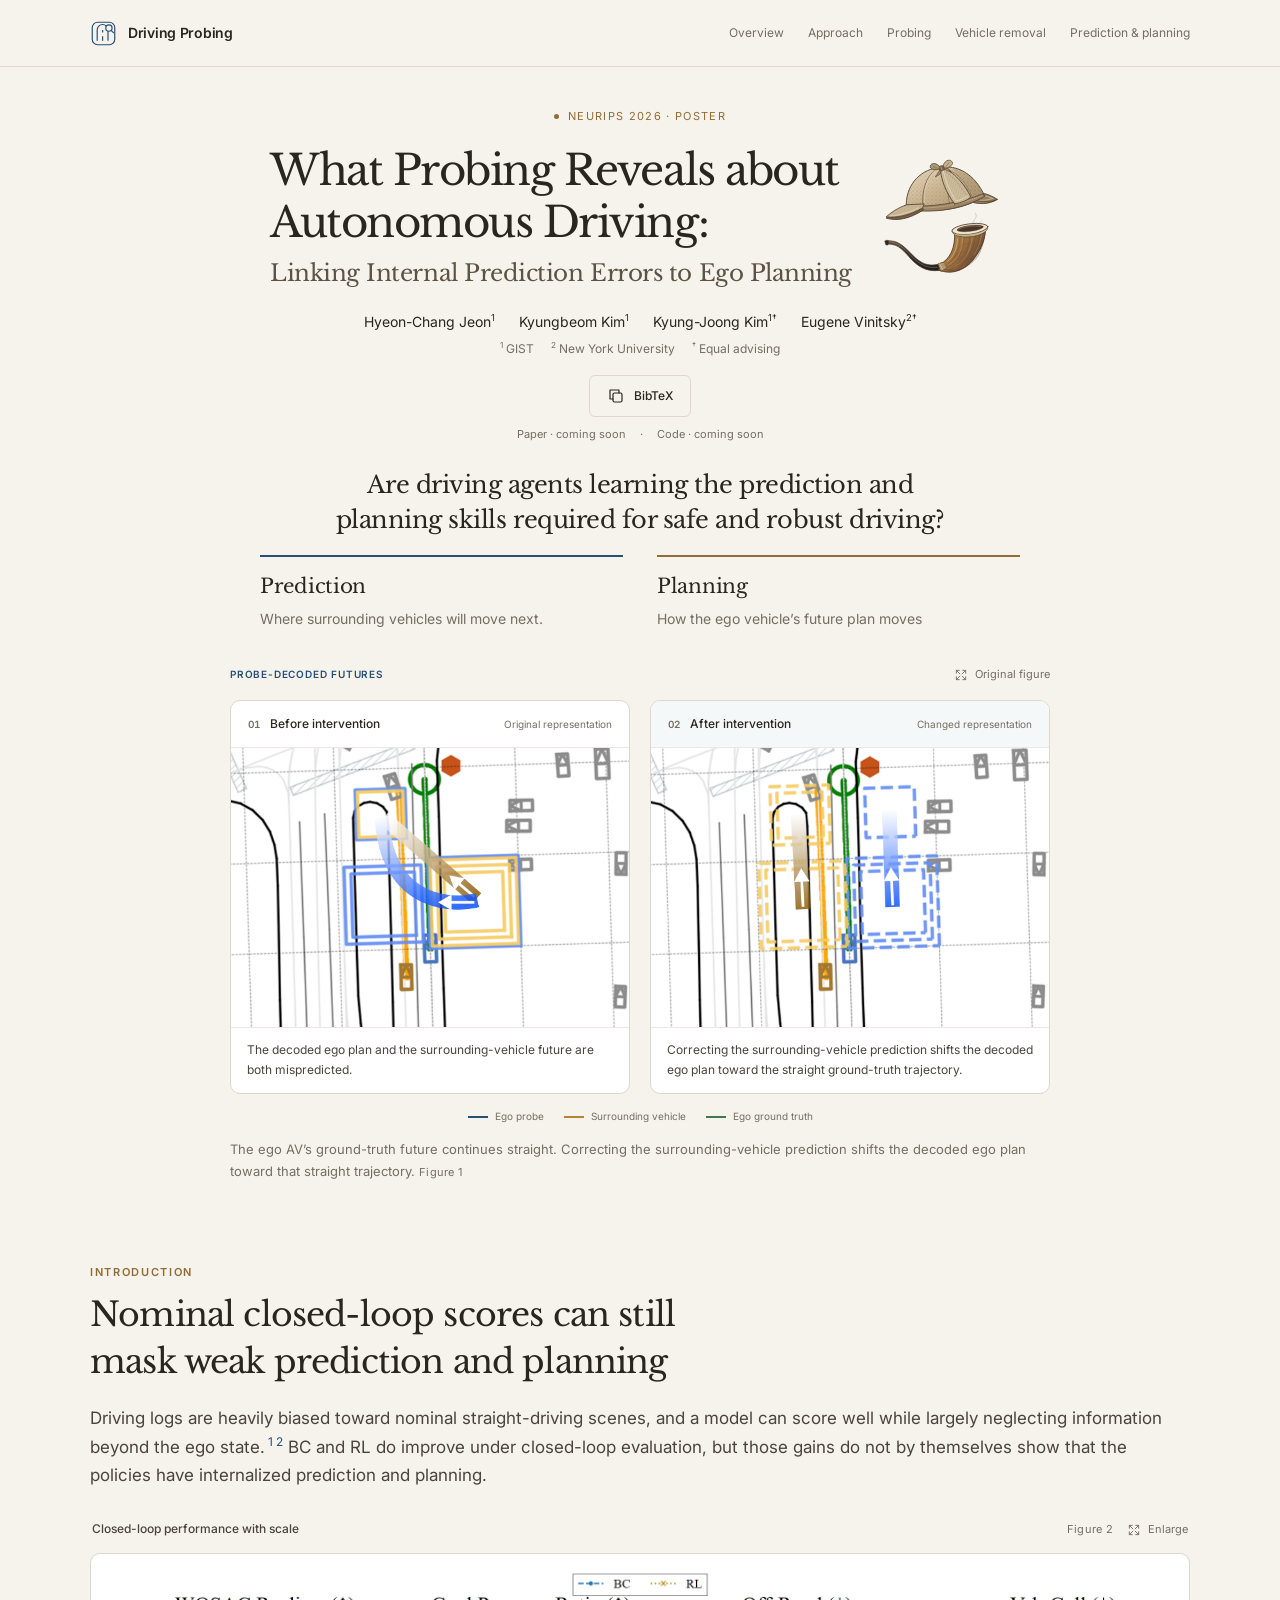
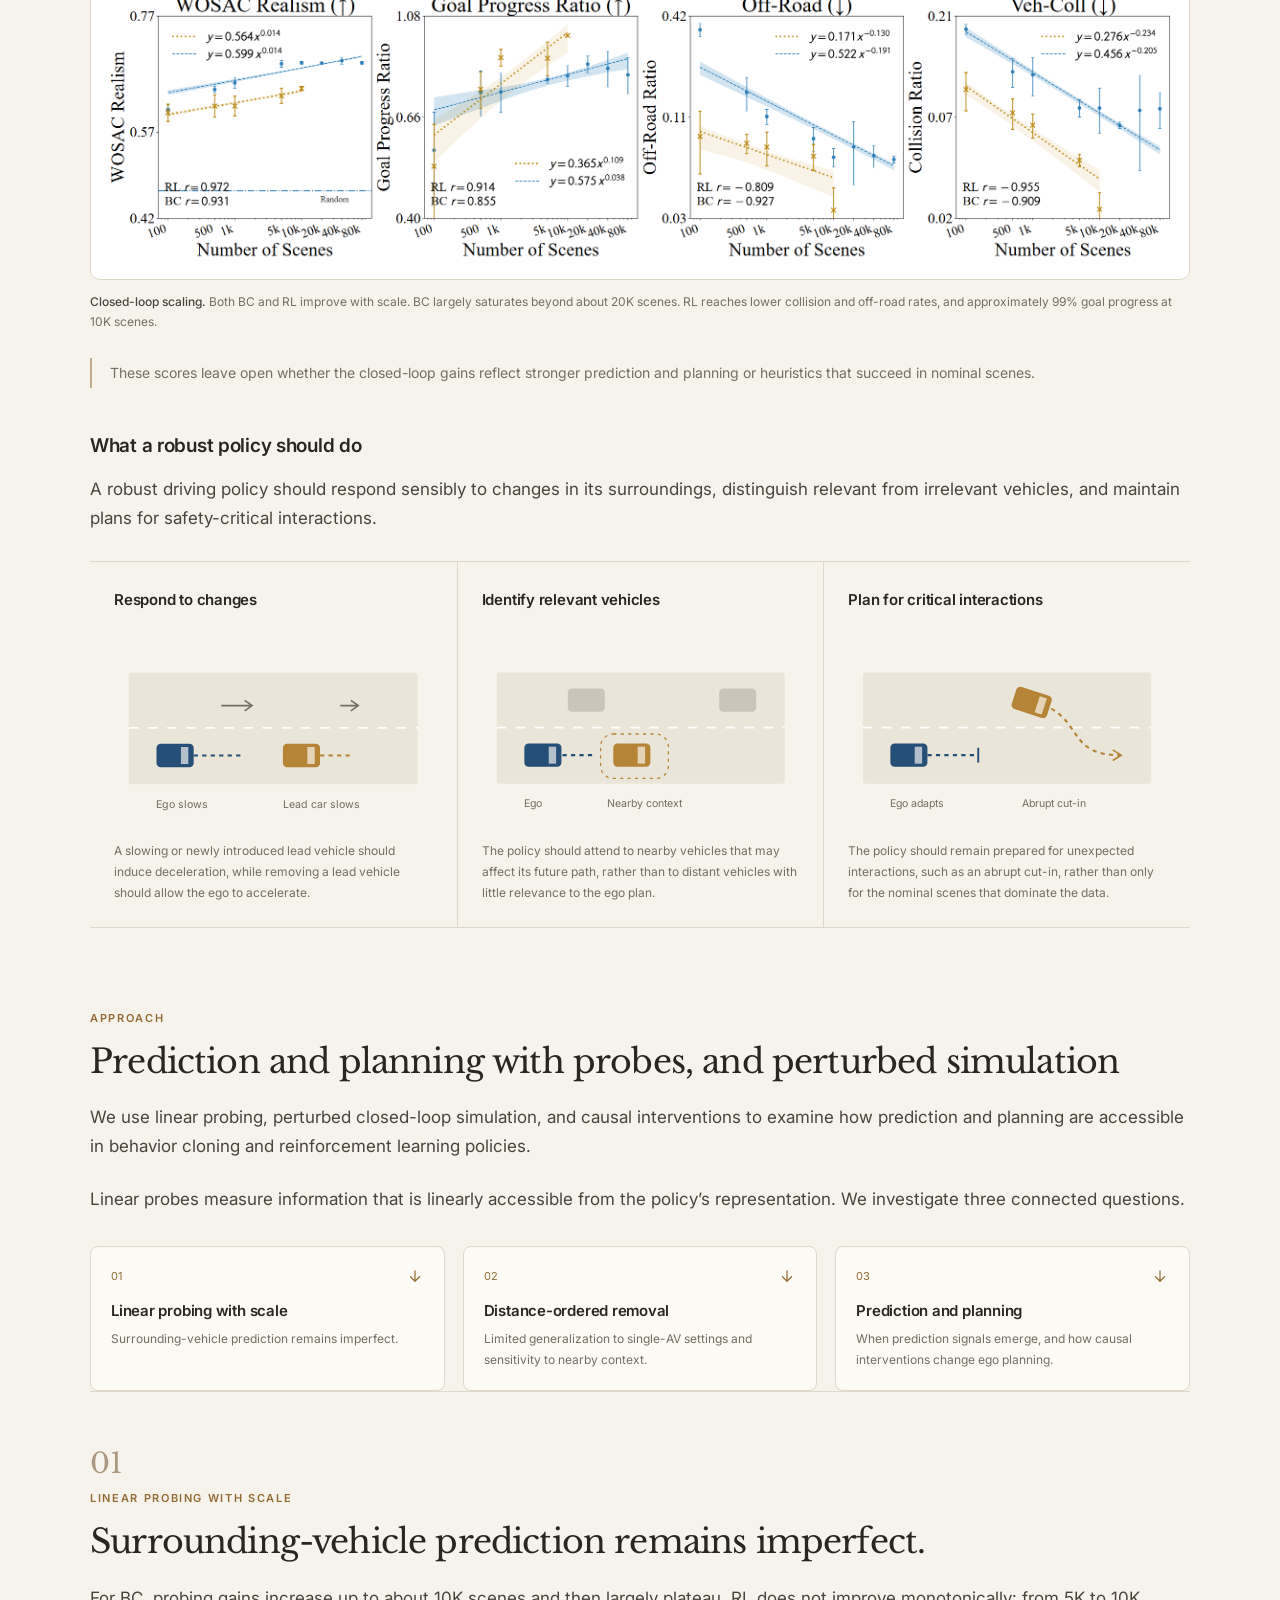
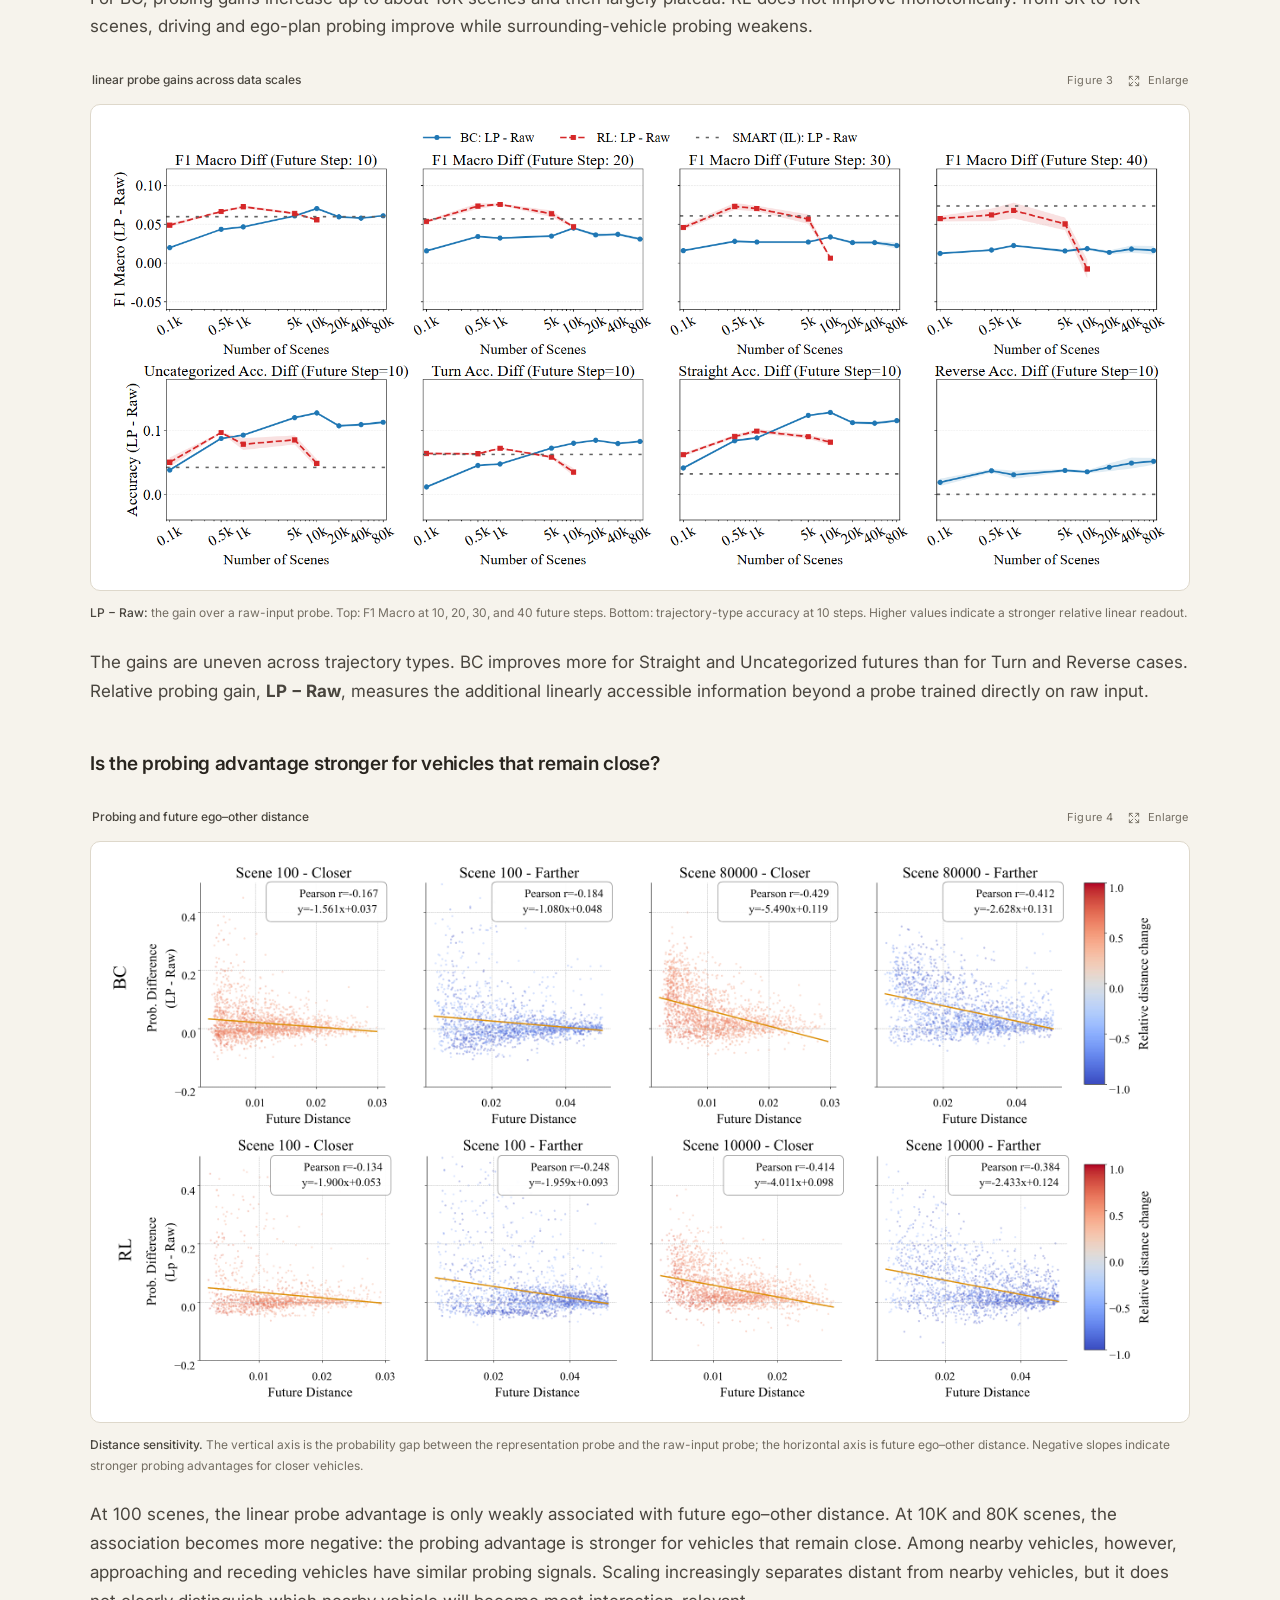
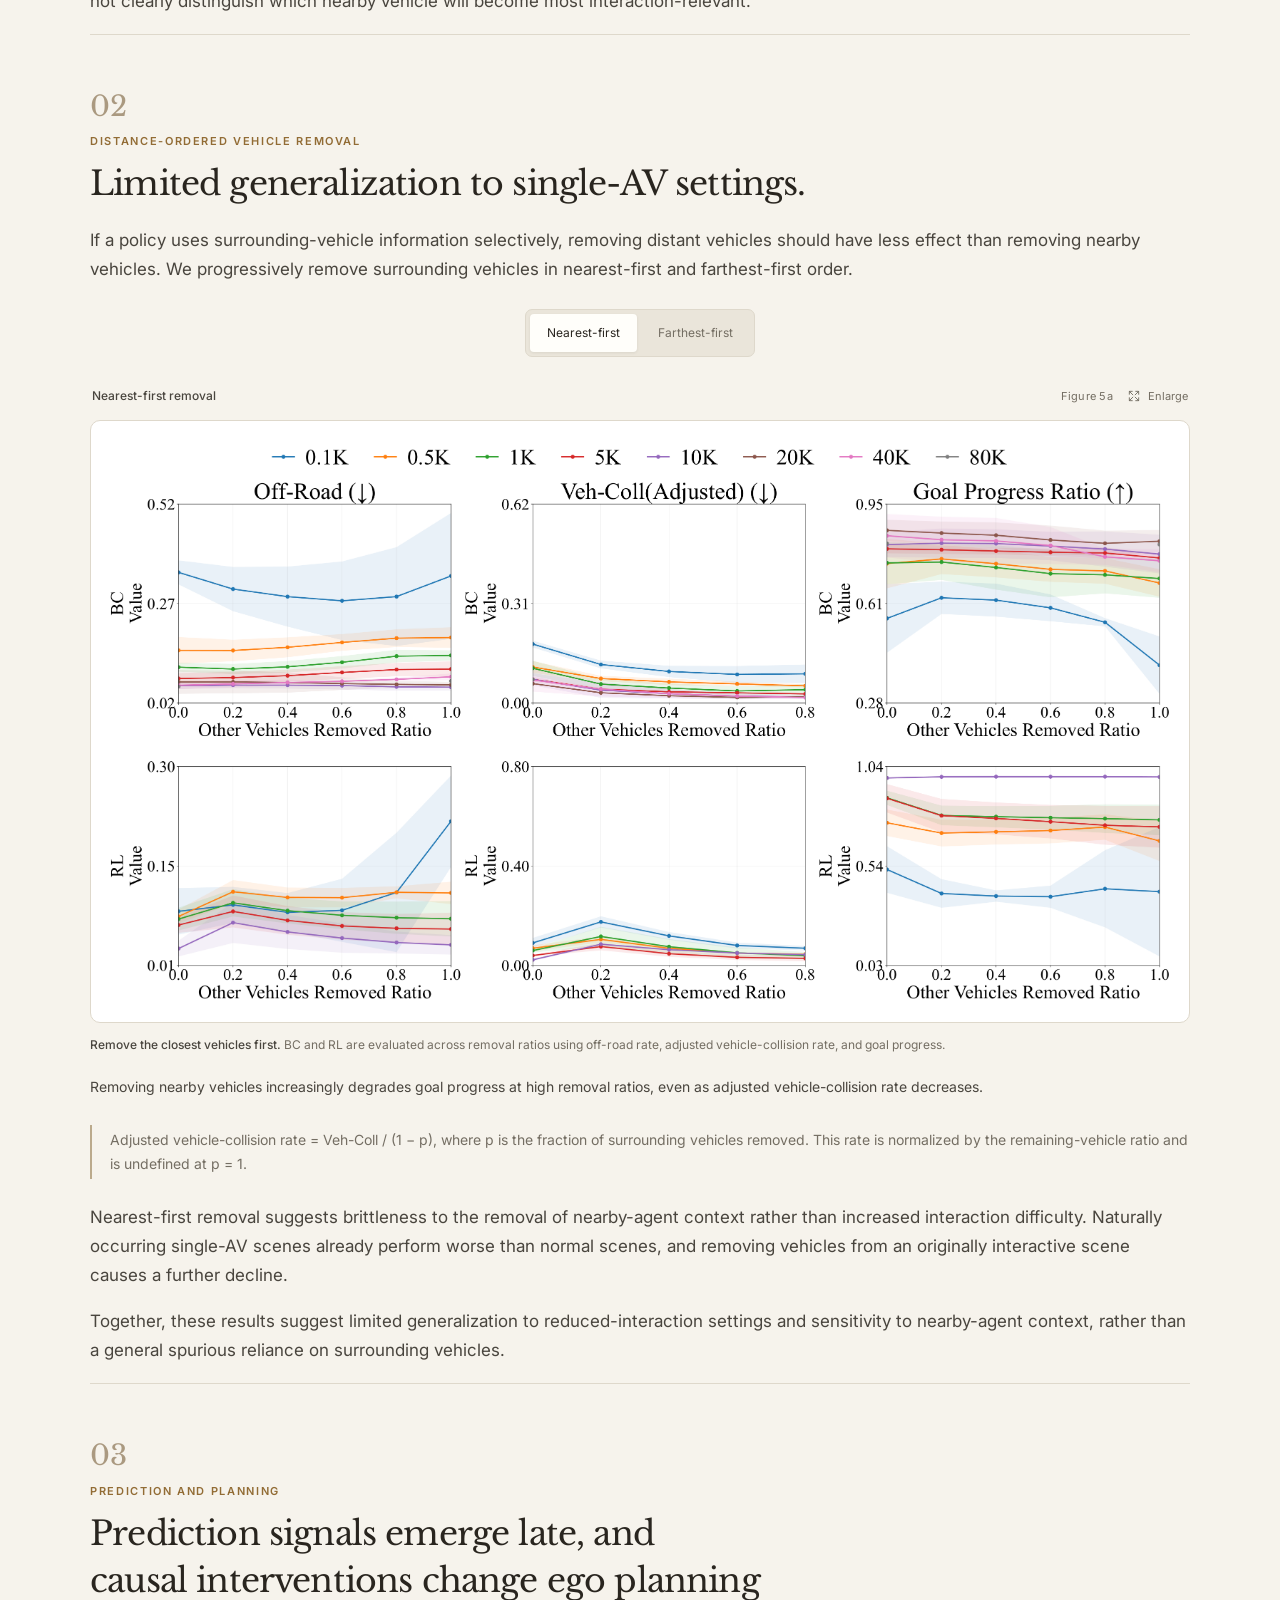
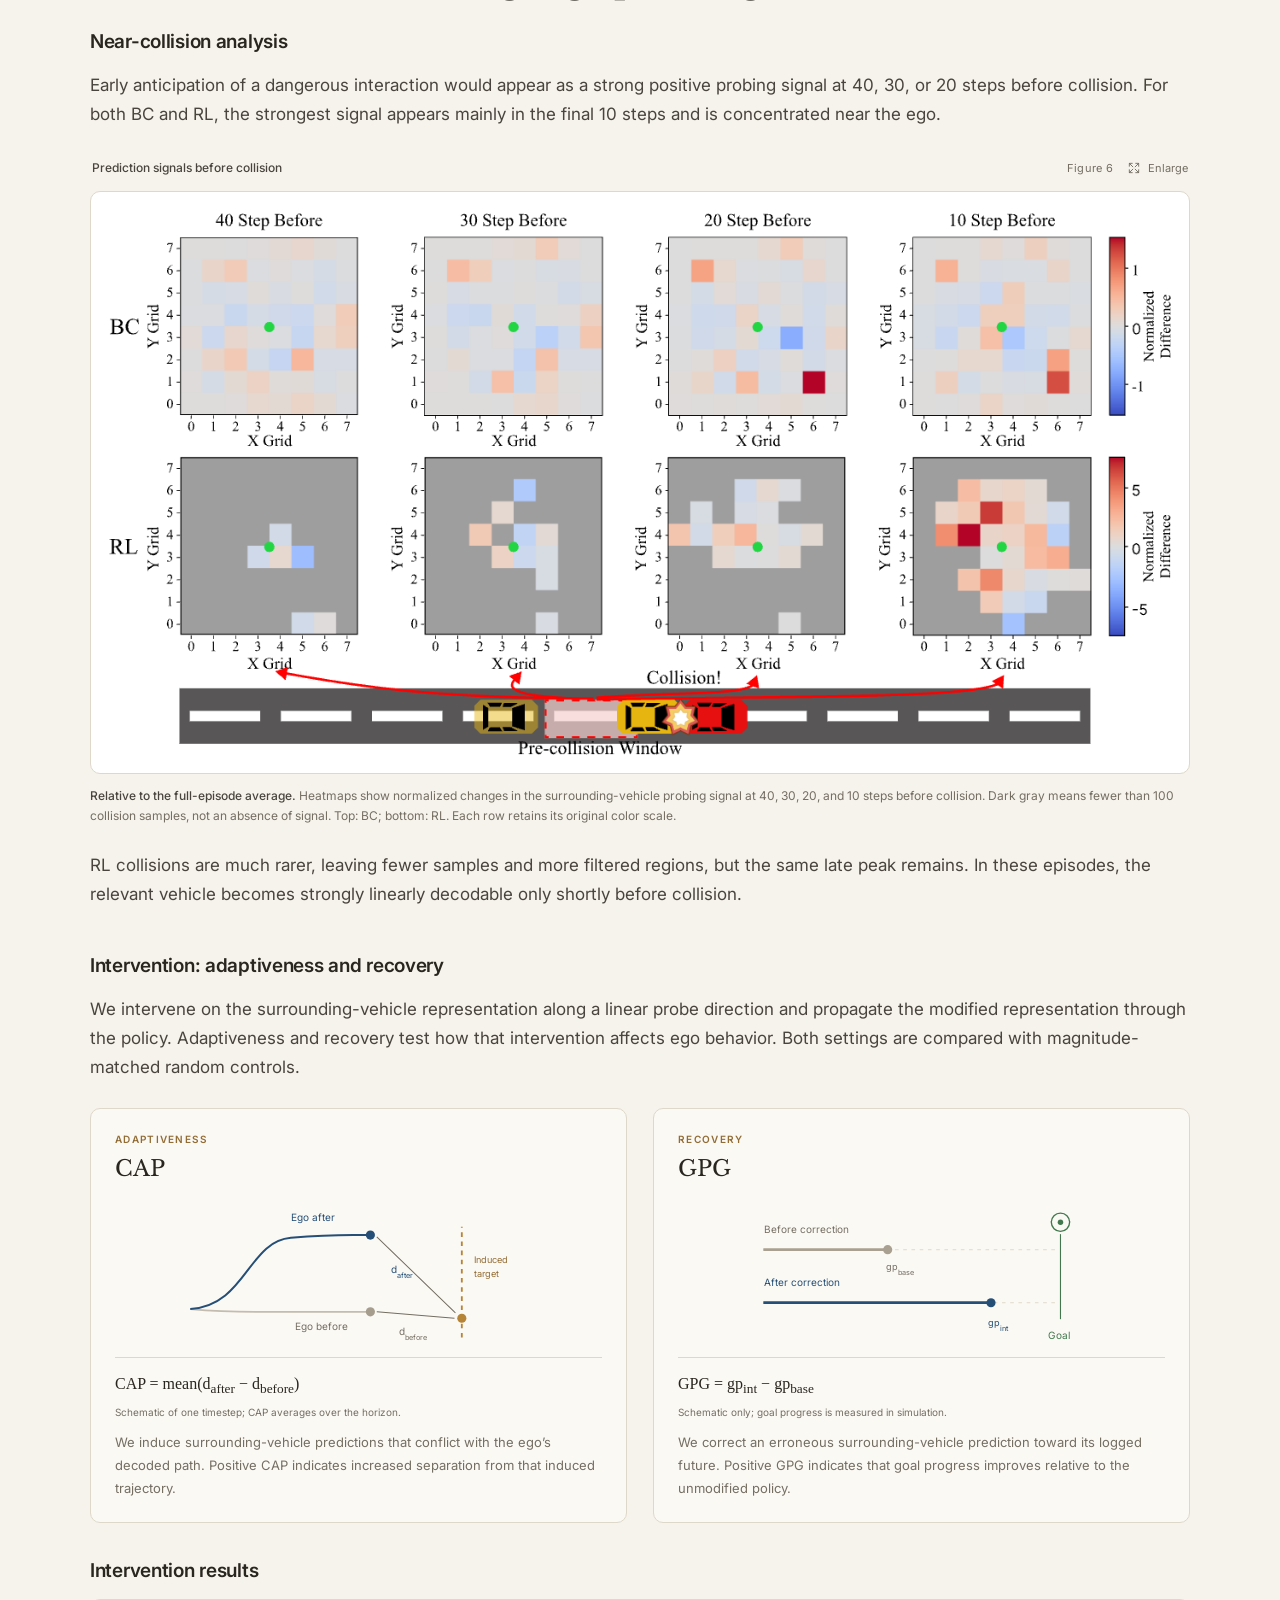
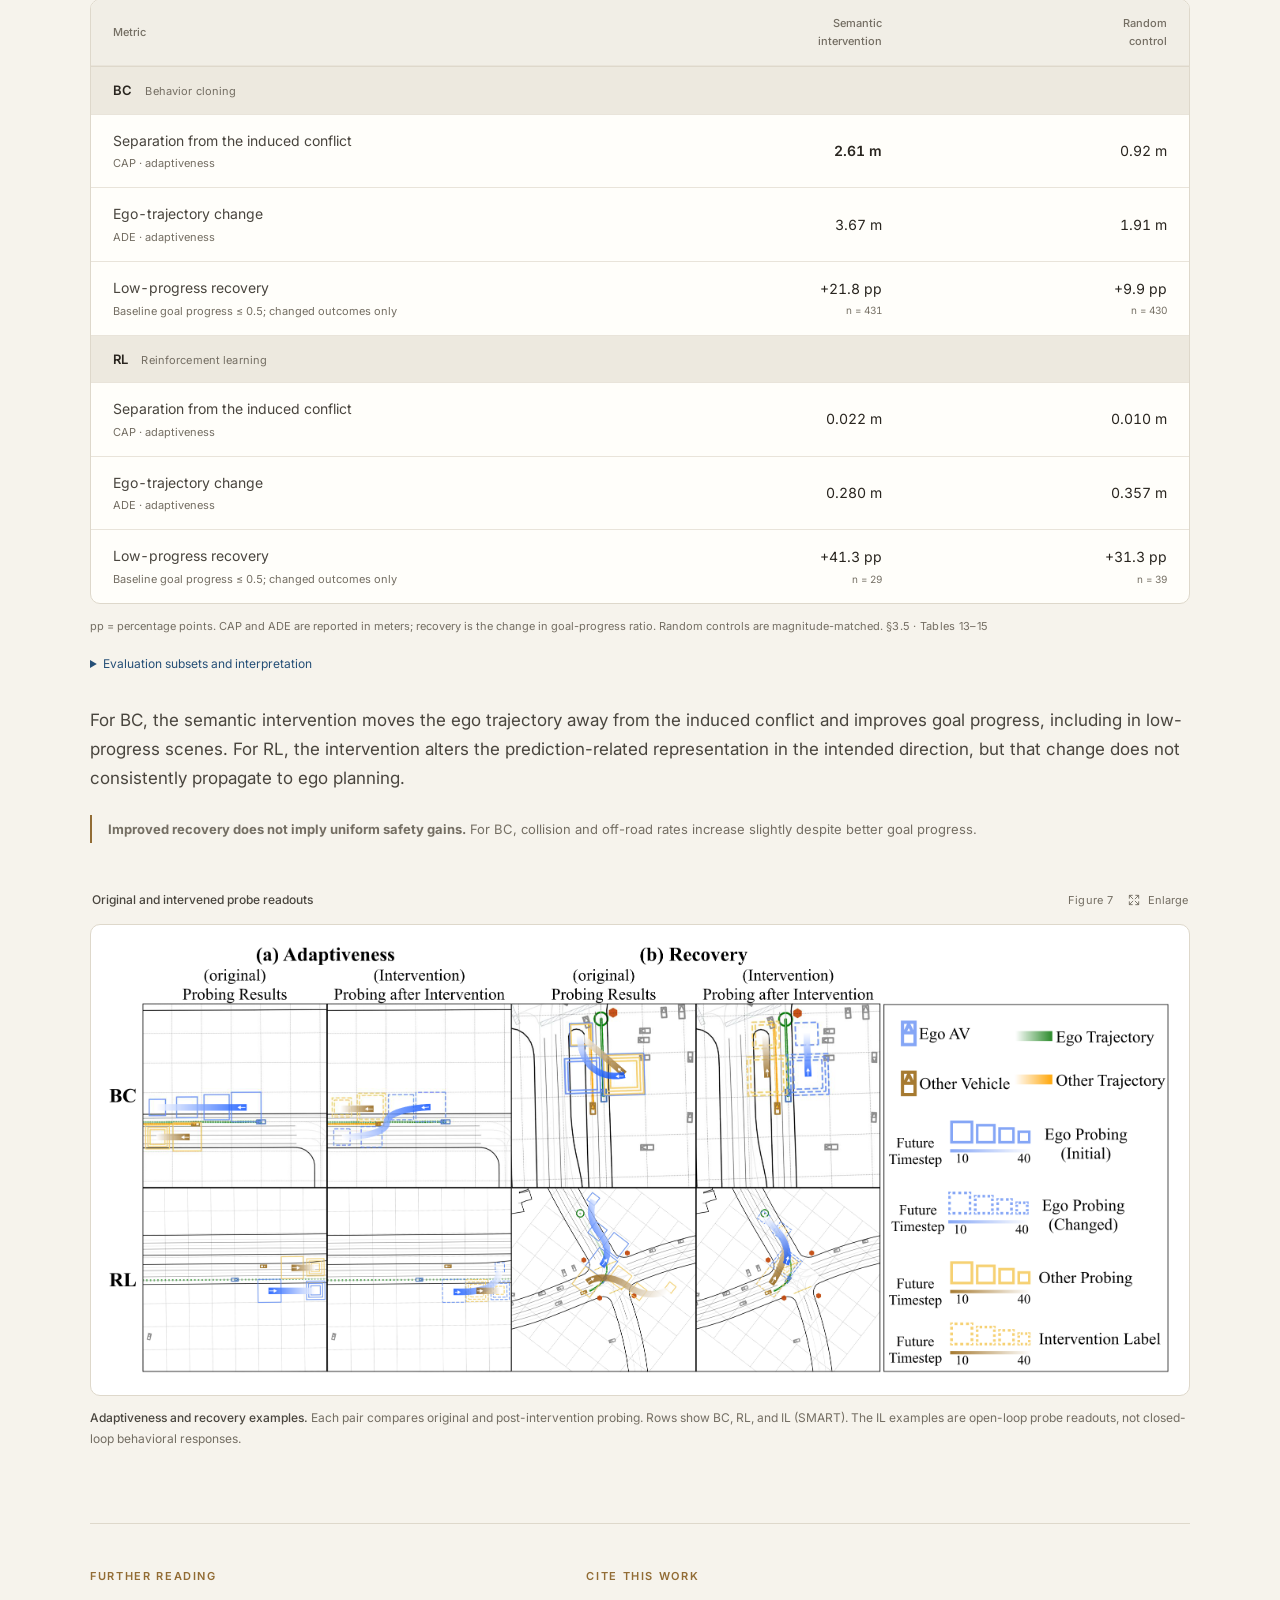
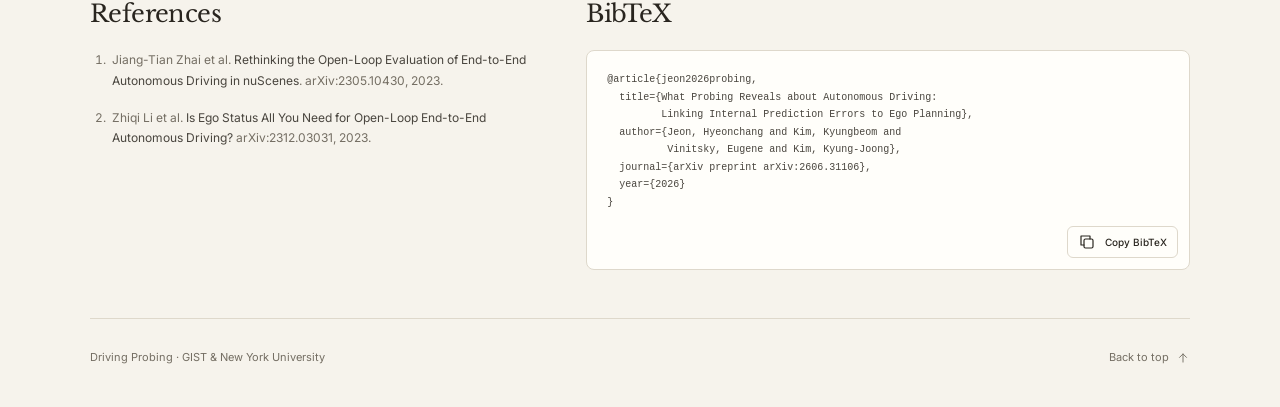
<file: DrivingProbing/index.html>
<!doctype html>
<html lang="en">
<head>
  <meta charset="utf-8">
  <meta name="viewport" content="width=device-width, initial-scale=1">
  <meta name="theme-color" content="#f6f3ec">
  <title>What Probing Reveals about Autonomous Driving</title>
  <meta name="description" content="Linking Internal Prediction Errors to Ego Planning. Linear probing, perturbed closed-loop evaluation, and targeted interventions in autonomous driving policies.">
  <meta property="og:type" content="website">
  <meta property="og:title" content="What Probing Reveals about Autonomous Driving">
  <meta property="og:description" content="Linking Internal Prediction Errors to Ego Planning">
  <meta property="og:image" content="https://kevinjeon.github.io/DrivingProbing/images/main.png">
  <meta name="twitter:card" content="summary_large_image">
  <link rel="preconnect" href="https://fonts.googleapis.com">
  <link rel="preconnect" href="https://fonts.gstatic.com" crossorigin>
  <link rel="stylesheet" href="https://fonts.googleapis.com/css2?family=Inter:wght@400;500;600;700&amp;family=Libre+Baskerville:ital,wght@0,400;0,700;1,400&amp;display=swap">
  <!-- CSS and JavaScript are embedded so this file can replace the existing index.html.
       The eight original images/ paths are retained. Two cropped teaser panels are
       embedded below; their pixels are from Figure 1 of the supplied paper. -->
  <style>
/* Driving Probing — self-contained, framework-free project page.
   This stylesheet is embedded in index.html; no build step is required. */
:root {
  --paper:#f6f3ec; --surface:#fffefa; --white:#fff;
  --ink:#29251f; --body:#49453e; --muted:#746e63;
  --line:#ded8cb; --blue:#254f77; --blue-soft:#e9eff4;
  --brass:#926c35; --orange:#b58437; --green:#41784e;
  --serif:'Libre Baskerville',Georgia,'Times New Roman',serif;
  --sans:Inter,'Segoe UI',Arial,sans-serif;
  --wide:1100px; --text:100%; --radius:10px;
}
*,*::before,*::after{box-sizing:border-box}
html{scroll-behavior:smooth;scroll-padding-top:92px}
body{margin:0;background:var(--paper);color:var(--ink);font-family:var(--sans);font-size:17px;line-height:1.7;-webkit-font-smoothing:antialiased}
body.viewer-open{overflow:hidden}
a{color:var(--blue);text-decoration:none;text-underline-offset:4px}
a:hover{text-decoration:underline}
button,a{-webkit-tap-highlight-color:transparent}
button{font:inherit;cursor:pointer}
button:disabled{cursor:default}
button,input{color:inherit}
button:focus-visible,a:focus-visible,summary:focus-visible,[tabindex]:focus-visible{outline:3px solid var(--blue);outline-offset:4px}
img{display:block;max-width:100%;height:auto}
svg{display:block}
[hidden]{display:none!important}
::selection{background:#dce8ed}
.sr-only{position:absolute;width:1px;height:1px;margin:-1px;padding:0;overflow:hidden;clip:rect(0,0,0,0);white-space:nowrap;border:0}
.skip-link{position:fixed;left:16px;top:-70px;z-index:100;background:var(--ink);color:white;padding:10px 18px;border-radius:6px}
.skip-link:focus{top:10px}
.icon{width:18px;height:18px;flex:0 0 auto;fill:none;stroke:currentColor;stroke-width:1.6;stroke-linecap:round;stroke-linejoin:round}
.wrap{width:min(var(--wide),calc(100% - 64px));margin-inline:auto}
.prose{max-width:var(--text);margin-inline:auto}
p{margin:0 0 18px;color:var(--body)}
h1,h2,h3,h4{margin:0;color:var(--ink)}
h2{font-family:var(--serif);font-weight:400;font-size:clamp(27px,2.6vw,34px);line-height:1.4;letter-spacing:-.025em;text-wrap:balance}
h3{font-size:19px;line-height:1.5;font-weight:600;letter-spacing:-.015em}
.eyebrow{display:block;color:var(--brass);font-size:11px;font-weight:600;letter-spacing:.15em;text-transform:uppercase;line-height:1.5;margin-bottom:12px}
.source{color:var(--muted);font-size:11px;letter-spacing:.025em;white-space:nowrap}
.cite{font-size:.7em;vertical-align:super;line-height:0;margin-left:3px}

/* Navigation */
.bar{position:sticky;z-index:20;top:0;background:rgba(246,243,236,.96);border-bottom:1px solid var(--line);backdrop-filter:blur(12px)}
.bar-inner{height:66px;display:flex;align-items:center;justify-content:space-between;gap:28px}
.mark{display:flex;align-items:center;gap:11px;color:var(--ink);font-size:14px;font-weight:600;letter-spacing:-.02em;white-space:nowrap}
.mark:hover{text-decoration:none}
.mark-symbol{width:27px;height:27px;color:var(--blue);stroke:currentColor;fill:none;stroke-width:1.3}
.bar-nav{display:flex;align-items:center;gap:24px}
.bar-nav a{font-size:12px;color:var(--muted);line-height:66px;position:relative;white-space:nowrap}
.bar-nav a:hover,.bar-nav a[aria-current]{color:var(--ink);text-decoration:none}
.bar-nav a[aria-current]::after{content:'';position:absolute;bottom:-1px;left:0;right:0;height:2px;background:var(--blue)}
.menu-toggle{display:none;align-items:center;gap:7px;background:transparent;border:1px solid var(--line);border-radius:6px;padding:8px 10px;font-size:12px}
.progress{position:absolute;left:0;bottom:-1px;height:2px;background:var(--brass);width:0;pointer-events:none;opacity:.7}

/* Hero: publication information first, then the research question and evidence. */
.hero{padding:32px 0 0;text-align:center}
.venue{display:inline-flex;align-items:center;gap:9px;font-size:11px;letter-spacing:.12em;text-transform:uppercase;color:var(--brass);margin:0 0 18px}
.venue::before{content:'';width:5px;height:5px;border-radius:50%;background:currentColor}
.title-row{display:flex;align-items:center;justify-content:center;gap:22px}
h1{max-width:none;margin:0;font-family:var(--serif);font-size:clamp(30px,3.45vw,42px);line-height:1.24;letter-spacing:-.035em;font-weight:400;text-wrap:balance;text-align:left}
.holmes{width:118px;height:auto;flex:0 0 auto;color:#3a3128}
.title-line{display:block}
.subtitle{display:block;margin-top:8px;font-size:clamp(19px,2vw,23px);line-height:1.5;letter-spacing:-.02em;color:#5c5345}
.authors{display:flex;flex-wrap:wrap;justify-content:center;gap:8px 24px;margin:18px 0 5px;padding:0;list-style:none;font-size:14px;line-height:1.8}
.authors a{color:var(--ink)}
sup{font-size:.68em;line-height:0;vertical-align:super}
.affil{display:flex;flex-wrap:wrap;justify-content:center;gap:3px 17px;font-size:12px;color:var(--muted);margin-bottom:0}
.actions{display:flex;flex-wrap:wrap;align-items:center;justify-content:center;gap:10px;margin:16px 0 0}
.btn{display:inline-flex;align-items:center;justify-content:center;gap:9px;padding:10px 17px;min-height:42px;border:1px solid var(--line);border-radius:6px;background:transparent;color:var(--ink);font-size:12px;font-weight:500;line-height:1.5;transition:background .15s,border-color .15s}
.btn:hover{text-decoration:none;background:var(--surface);border-color:#aea596}
.btn-primary{background:var(--blue);border-color:var(--blue);color:#fff}
.btn-primary:hover{background:#1e405f;border-color:#1e405f}
.pending{display:flex;gap:14px;align-items:center;justify-content:center;margin:8px 0 0;color:var(--muted);font-size:11px}
.pending span+span::before{content:'·';margin-right:14px}
.hero-question{max-width:none;margin:24px auto 18px;font-family:var(--serif);font-size:clamp(20px,2.1vw,24px);line-height:1.45;font-weight:400;letter-spacing:-.02em;color:var(--ink);text-wrap:balance}
.teaser{max-width:820px;margin:0 auto;text-align:left}
.teaser-meta{display:flex;align-items:center;justify-content:space-between;gap:16px;margin-bottom:12px}
.readout-tag{font-size:10px;font-weight:600;letter-spacing:.08em;text-transform:uppercase;color:var(--blue)}
.text-action{display:inline-flex;align-items:center;gap:7px;background:none;border:0;padding:4px 0;color:var(--muted);font-size:11px;white-space:nowrap}
.text-action:hover{color:var(--blue);text-decoration:none}
.text-action .icon{width:14px;height:14px}
.teaser-grid{display:grid;grid-template-columns:1fr 1fr;gap:20px}
.scene-panel{background:var(--white);border:1px solid var(--line);border-radius:var(--radius);overflow:hidden}
.scene-heading{display:flex;align-items:center;gap:10px;padding:13px 17px;font-size:12px;font-weight:500;border-bottom:1px solid #ece8df}
.scene-heading .order{font-size:10px;font-weight:600;color:var(--muted);font-variant-numeric:tabular-nums}
.scene-heading .scene-state{margin-left:auto;font-size:10px;font-weight:400;color:var(--muted)}
.scene-panel:last-child .scene-heading{background:#f5f8f8}
.scene-panel img{width:100%;aspect-ratio:124/87;object-fit:contain}
.scene-note{padding:12px 16px 13px;font-size:12px;line-height:1.65;border-top:1px solid #ece8df;color:var(--body);margin:0}
.legend{display:flex;justify-content:center;flex-wrap:wrap;gap:7px 20px;margin:14px 0;color:var(--muted);font-size:10px}
.legend span{display:inline-flex;align-items:center;gap:7px}
.legend-line{width:20px;height:2px;background:var(--blue);display:inline-block}
.legend-line.orange{background:var(--orange)}
.legend-line.green{background:var(--green)}
.teaser-caption{max-width:none;font-size:13px;line-height:1.65;margin:0;color:var(--muted);text-align:left}

/* Reading structure */
.block{padding-top:82px;scroll-margin-top:90px}
.block+.block{margin-top:0}
.section-heading{max-width:var(--text);margin:0 auto 24px}
.section-heading p:last-child{margin-bottom:0}
.section-heading h2+p{margin-top:18px}
.section-numbered{position:relative}
.section-number{position:static;display:block;margin:0 0 8px;font-family:var(--serif);font-size:28px;line-height:1.3;font-weight:400;color:#aa9980}
.chapter{border-top:1px solid var(--line);padding-top:54px;margin-top:76px}
.chapter.block{padding-top:54px}
.subsection{margin-top:44px}
.subheading{max-width:var(--text);margin:0 auto 14px}
.section-intro{font-size:17px}
.aside-line{max-width:var(--text);margin:26px auto 0;padding:3px 0 3px 18px;border-left:2px solid #bbaa8c;font-size:14px;line-height:1.7;color:var(--muted)}

/* Figures: original data, accessible scrolling and a full-resolution viewer. */
.research-figure{margin:26px 0 0;min-width:0}
.figure-top{display:flex;justify-content:space-between;align-items:center;gap:14px;padding:0 2px 10px}
.figure-name{font-size:12px;color:var(--body);font-weight:500}
.figure-actions{display:flex;align-items:center;gap:14px}
.figure-frame{background:var(--white);border:1px solid var(--line);border-radius:var(--radius);overflow:hidden}
.figure-viewport{padding:18px;overflow-x:auto;overscroll-behavior-inline:contain;scrollbar-width:thin;scrollbar-color:#b8af9f #f7f4ee}
.figure-viewport img{width:100%;margin:auto}
.figure-hint{display:none;font-size:10px;color:var(--muted);padding:0 14px 10px;margin:0}
figcaption{max-width:var(--text);margin:12px auto 0;font-size:12px;line-height:1.7;color:var(--muted)}
figcaption strong{font-weight:500;color:var(--body)}
.research-figure+.prose{margin-top:24px}
.figure-source{font-size:10px;color:var(--muted);margin-top:5px}

/* Three uniform, top-down motivation diagrams. */
.abilities{display:grid;grid-template-columns:repeat(3,minmax(0,1fr));gap:0;margin:28px 0 0;border-block:1px solid var(--line)}
.ability{padding:26px 24px 24px;min-width:0}
.ability+.ability{border-left:1px solid var(--line)}
.ability h3{font-size:15px;line-height:1.55;font-weight:600;min-height:47px;max-width:220px}
.ability .diagram{width:100%;height:auto;margin:9px 0 16px}
.ability p{font-size:12px;line-height:1.75;margin:0;color:var(--muted)}
.diagram .road{fill:#eae5d9}
.diagram .lane{stroke:#fffefa;stroke-width:1.8;stroke-dasharray:9 9;fill:none}
.diagram .ego{fill:var(--blue)}
.diagram .other{fill:var(--orange)}
.diagram .distant{fill:#b5afa3}
.diagram .window{fill:#fffefa;opacity:.65}
.diagram .track{fill:none;stroke:var(--blue);stroke-width:2;stroke-dasharray:4 4}
.diagram .other-track{fill:none;stroke:var(--orange);stroke-width:2;stroke-dasharray:4 4}
.diagram .caption-text{font-family:var(--sans);fill:var(--muted);font-size:10px}

/* Approach and navigable study outline */
.definitions{display:grid;grid-template-columns:1fr 1fr;gap:34px;max-width:var(--text);margin:26px auto}.hero .definitions{max-width:760px;margin:8px auto 30px;text-align:left}
.definition{border-top:2px solid var(--blue);padding-top:14px}
.definition:last-child{border-color:var(--brass)}
.definition h3{font-family:var(--serif);font-weight:400;font-size:20px;margin-bottom:6px}
.definition p{font-size:14px;line-height:1.7;margin:0;color:var(--muted)}
.study-outline{display:grid;grid-template-columns:repeat(3,minmax(0,1fr));gap:18px;margin:32px 0 0;padding:0;list-style:none}
.study-outline a{display:flex;flex-direction:column;height:100%;padding:20px;background:rgba(255,254,250,.66);border:1px solid var(--line);border-radius:8px;color:var(--ink);transition:border-color .15s,background .15s}
.study-outline a:hover{background:var(--surface);border-color:#ada18e;text-decoration:none}
.study-outline .outline-top{display:flex;justify-content:space-between;align-items:center;margin-bottom:14px;color:var(--brass);font-size:11px}
.study-outline h3{font-size:15px;line-height:1.5;margin-bottom:6px}
.study-outline p{font-size:12px;line-height:1.75;color:var(--muted);margin:0}

/* Progressive-enhancement tabs: without JavaScript both results remain visible. */
.tab-controls{display:none;align-items:center;gap:4px;background:#eae5da;border:1px solid var(--line);padding:4px;border-radius:7px;width:fit-content;margin:25px auto 0}
.js .tab-controls{display:flex}
.tab-controls button{border:0;background:none;border-radius:4px;padding:9px 17px;font-size:12px;line-height:1.6;color:var(--muted);min-height:38px}
.tab-controls button[aria-selected=true]{background:var(--surface);color:var(--ink);box-shadow:0 1px 3px #29251f14}
.tab-panel{scroll-margin-top:94px}
.tab-description{max-width:var(--text);margin:20px auto 0;font-size:14px;color:var(--body)}

/* Definition diagrams and measured outcomes have different visual weights. */
.measures{display:grid;grid-template-columns:1fr 1fr;gap:26px;margin-top:26px}
.measure{background:rgba(255,254,250,.6);border:1px solid var(--line);border-radius:var(--radius);padding:22px 24px}
.measure-label{font-size:10px;color:var(--brass);font-weight:600;letter-spacing:.13em;text-transform:uppercase;margin-bottom:4px}
.measure h4{font-family:var(--serif);font-size:22px;font-weight:400;line-height:1.5}
.measure svg{width:100%;height:160px;margin:8px 0 4px}
.measure p{font-size:13px;color:var(--muted);line-height:1.75;margin:10px 0 0}
.formula{font-size:16px;color:var(--ink);font-family:Georgia,serif;letter-spacing:0;line-height:1.7;border-top:1px solid var(--line);padding-top:12px;margin-top:4px}
.measure-note{font-size:10px;color:var(--muted);display:block;margin-top:4px}
.results{margin-top:34px}
.table-wrap{background:var(--surface);border:1px solid var(--line);border-radius:var(--radius);overflow:hidden}
table{width:100%;border-collapse:collapse;font-size:14px;line-height:1.55;table-layout:fixed;font-variant-numeric:tabular-nums}
col.metric-col{width:48%}col.number-col{width:26%}
th,td{text-align:left;padding:15px 22px;vertical-align:middle;border-bottom:1px solid #e9e4da}
thead th{font-size:11px;font-weight:500;color:var(--muted);background:#f1eee6;line-height:1.6}
thead th:not(:first-child),td{text-align:right}
tbody th[scope=row]{font-weight:400;color:var(--body)}
td{white-space:nowrap;color:var(--ink)}
td strong{font-weight:600}
td small{display:block;font-size:10px;color:var(--muted);margin-top:4px;white-space:normal}
.model-row th{background:#ede9df;padding:13px 22px;font-size:13px;font-weight:600;letter-spacing:.01em;border-top:1px solid var(--line)}
.model-row th span{color:var(--muted);font-weight:400;font-size:11px;margin-left:10px}
tbody:last-child tr:last-child>*{border-bottom:0}
.metric-scope{display:block;font-size:11px;color:var(--muted);margin-top:4px;font-weight:400}
.table-note{font-size:11px;line-height:1.7;max-width:var(--text);margin:13px auto 0;color:var(--muted)}
.evaluation-note{max-width:var(--text);margin:12px auto 0;font-size:12px;color:var(--muted)}
.evaluation-note summary{cursor:pointer;width:fit-content;color:var(--blue);padding:6px 0}
.evaluation-note p{font-size:12px;margin:8px 0 0;color:var(--muted)}
.safety-note{max-width:var(--text);margin:22px auto 0;border-left:2px solid var(--brass);padding:3px 0 3px 16px;font-size:13px;line-height:1.7;color:var(--muted)}

/* Resources */
.resources{border-top:1px solid var(--line);margin-top:74px;padding:44px 0 0}
.resource-grid{display:grid;grid-template-columns:.85fr 1.15fr;gap:50px}
.resource-grid h2{font-size:24px;margin-bottom:20px}
.refs{margin:0;padding-left:19px;font-size:12px;color:var(--muted)}
.refs li{padding-left:3px;margin-bottom:17px}
.refs a{color:var(--body)}
.bib-wrap{position:relative}
.bib{margin:0;padding:20px 20px 58px;background:var(--surface);border:1px solid var(--line);border-radius:8px;font-size:10px;line-height:1.75;white-space:pre-wrap;overflow-wrap:anywhere;font-family:ui-monospace,SFMono-Regular,Consolas,monospace;color:var(--body)}
.bib-copy{position:absolute;bottom:12px;right:12px;background:var(--surface);min-height:32px;padding:6px 10px;font-size:10px}
footer{margin-top:48px;padding:25px 0 36px;border-top:1px solid var(--line)}
.footer-inner{display:flex;justify-content:space-between;align-items:center;gap:20px;font-size:11px;color:var(--muted)}
.footer-links{display:flex;gap:20px;align-items:center}
.footer-links a{color:var(--muted)}

/* Native dialog: Escape, focus trapping and full-size figures. */
.figure-dialog{padding:0;border:1px solid var(--line);border-radius:12px;width:min(1500px,96vw);height:min(94vh,1100px);max-width:none;max-height:none;background:var(--surface);color:var(--ink);overflow:hidden}
.figure-dialog::backdrop{background:rgba(28,25,21,.75);backdrop-filter:blur(4px)}
.dialog-inner{height:100%;display:flex;flex-direction:column}
.dialog-toolbar{display:flex;justify-content:space-between;align-items:center;gap:20px;flex-shrink:0;padding:14px 20px;border-bottom:1px solid var(--line)}
.dialog-toolbar h2{font-size:15px;font-family:var(--sans);font-weight:500;text-wrap:wrap;letter-spacing:0;line-height:1.5}
.dialog-tools{display:flex;gap:8px;align-items:center;flex-shrink:0}
.dialog-tools .btn{font-size:11px;padding:8px 10px;min-height:35px}
.close-dialog{padding:8px;border:1px solid var(--line);border-radius:5px;background:transparent;min-width:35px;min-height:35px}
.image-stage{flex:1;min-height:0;overflow:auto;background:#fff;display:flex;align-items:center;justify-content:center;padding:16px;overscroll-behavior:contain}
.image-stage img{max-width:100%;max-height:100%;width:auto;height:auto;object-fit:contain;cursor:zoom-in}
.image-stage.is-zoomed{display:block}
.image-stage.is-zoomed img{max-width:none;max-height:none;width:auto;height:auto;cursor:zoom-out;margin:0 auto}
.dialog-caption{padding:10px 20px;margin:0;font-size:11px;color:var(--muted);border-top:1px solid var(--line);flex-shrink:0;line-height:1.6}

@media(min-width:1600px){.hero{padding-top:65px}}
@media(max-width:1050px){.bar-nav{gap:16px}.bar-nav a{font-size:11px}.section-number{left:-55px;font-size:28px}.section-heading.section-numbered{max-width:none}.measure{padding:20px}.wrap{width:calc(100% - 48px)}}
@media(max-width:850px){.bar-inner{height:60px;flex-wrap:wrap;gap:0}.menu-toggle{display:flex}.bar-nav{display:none;width:100%;padding:10px 0 15px;gap:0;flex-direction:column;align-items:stretch}.bar.is-open .bar-inner{height:auto;padding-top:10px}.bar.is-open .bar-nav{display:flex}.bar-nav a{font-size:13px;line-height:42px;padding:0 8px}.bar-nav a[aria-current]::after{left:0;top:11px;bottom:auto;right:auto;width:2px;height:20px}.progress{display:none}.hero{padding-top:36px}.section-number{position:static;display:block;font-size:23px;margin-bottom:8px}.section-heading.section-numbered{max-width:var(--text)}.abilities .ability{padding-inline:18px}.resource-grid{gap:30px}.bar-inner .mark{height:40px}}
@media(max-width:700px){
 .wrap{width:calc(100% - 36px)}body{font-size:16px;line-height:1.75}
 h1{font-size:30px;line-height:1.3;letter-spacing:-.035em}.holmes{width:84px}.title-row{gap:12px}.subtitle{font-size:18px;line-height:1.55;margin-top:14px;max-width:540px;margin-inline:auto}.title-line{display:inline}h2{font-size:27px;line-height:1.45}h3{font-size:18px}
 .venue{font-size:10px;margin-bottom:19px}.authors{font-size:12px;gap:7px 16px;margin-top:22px}.affil{font-size:10px;gap:4px 12px}.actions{margin-top:19px}.hero-question{font-size:21px;margin:30px auto 20px}.pending{font-size:10px}
 .teaser-grid{gap:12px}.scene-heading{padding:10px 11px;font-size:11px;gap:6px}.scene-state{display:none}.scene-note{font-size:11px;padding:10px 11px}.legend{gap:7px 13px;font-size:9px}.teaser-caption{font-size:12px}.readout-tag{font-size:9px}.teaser-meta{gap:10px}.text-action{font-size:10px}
 .block{padding-top:58px}.chapter.block{padding-top:36px;margin-top:50px}.section-heading{margin-bottom:19px}.section-heading h2+p{margin-top:15px}.section-intro{font-size:16px}.eyebrow{font-size:10px;margin-bottom:9px}.subsection{margin-top:32px}
 .figure-viewport{padding:14px}.figure-viewport img{min-width:var(--mobile-figure-width,700px)}.figure-hint{display:block}.figure-name{font-size:11px;max-width:68%}.figure-actions .source{display:none}.figure-actions{gap:6px}.figure-top{align-items:flex-start}.research-figure{margin-top:22px}figcaption{font-size:11px;margin-top:11px}.aside-line{font-size:13px}
 .abilities{grid-template-columns:1fr}.ability{display:grid;grid-template-columns:1fr 1.05fr;column-gap:16px;align-items:center;padding:21px 0!important}.ability+.ability{border-left:0;border-top:1px solid var(--line)}.ability h3{min-height:0;font-size:14px;grid-column:1;grid-row:1;max-width:none}.ability .diagram{grid-column:2;grid-row:1/3;margin:0}.ability p{grid-column:1;grid-row:2;font-size:11px;line-height:1.7;margin-top:8px}
 .definitions{gap:22px}.definition h3{font-size:18px}.definition p{font-size:13px}.study-outline{grid-template-columns:1fr;gap:10px;margin-top:22px}.study-outline a{padding:16px 18px;display:grid;grid-template-columns:28px 1fr;column-gap:14px}.study-outline .outline-top{grid-column:1;grid-row:1/3;margin:0;align-items:flex-start;padding-top:3px}.outline-top .icon{display:none}.study-outline h3{grid-column:2;font-size:14px}.study-outline p{grid-column:2;font-size:12px}
 .measures{gap:16px}.measure{padding:18px}.measure h4{font-size:20px}.measure svg{height:135px}.measure p{font-size:12px}.formula{font-size:14px}
 .tab-controls{margin-top:22px}.tab-controls button{font-size:11px;padding:8px 12px}.tab-description{font-size:13px}
 table{font-size:12px}th,td{padding:12px}.model-row th{padding:12px}.model-row th span{display:block;margin-left:0;font-size:10px}.metric-scope{font-size:10px}thead th{font-size:10px}.table-note{font-size:10px}.evaluation-note,.evaluation-note p{font-size:11px}.safety-note{font-size:12px}
 .resources{margin-top:52px;padding-top:32px}.resource-grid{grid-template-columns:1fr;gap:26px}.resource-grid h2{font-size:22px;margin-bottom:15px}.refs{font-size:11px}.bib{font-size:10px}.footer-inner{flex-wrap:wrap;gap:12px;font-size:10px}
 .dialog-toolbar{padding:10px;gap:10px}.dialog-toolbar h2{font-size:12px}.dialog-tools{gap:6px}.dialog-tools .btn{font-size:10px;padding:7px}.dialog-tools .original-link{display:none}.dialog-caption{font-size:10px;padding:10px}.image-stage{padding:10px}.figure-dialog{border-radius:8px}
}
@media(max-width:480px){.teaser-grid{grid-template-columns:1fr}.scene-panel{max-width:100%}.scene-panel img{aspect-ratio:124/87}.scene-note{font-size:12px}.scene-heading{font-size:12px;padding:11px 13px}.scene-state{display:inline!important}.scene-note{padding:11px 13px}.legend{font-size:9px}.hero-question{max-width:335px}.definitions{grid-template-columns:1fr;gap:18px}.measures{grid-template-columns:1fr}.measure svg{height:155px}.teaser-meta{align-items:center}.source{font-size:9px}.teaser-caption{text-align:left}.dialog-toolbar h2{max-width:170px}.dialog-tools .btn{font-size:10px}.footer-links{gap:17px}}
@media(prefers-reduced-motion:reduce){html{scroll-behavior:auto}*{transition:none!important}}
@media print{
 .bar,.actions,.pending,.figure-actions,.figure-hint,.text-action,.tab-controls,.bib-copy,.footer-links,.skip-link{display:none!important}
 body{background:white;color:black;font-size:10pt}.wrap{width:100%;max-width:none}.hero{padding-top:0}h1{font-size:25pt}.subtitle{font-size:15pt}.block{padding-top:25px}.chapter.block{margin-top:25px;padding-top:20px}.research-figure{break-inside:avoid}.figure-viewport{overflow:visible;padding:4px}.figure-viewport img{min-width:0!important}.tab-panel[hidden]{display:block!important}.teaser-grid{grid-template-columns:1fr 1fr}.scene-note{font-size:9pt}.abilities{grid-template-columns:repeat(3,1fr)}.ability{display:block;padding:12px!important}.resource-grid{grid-template-columns:1fr}dialog{display:none!important}
}

/* Without JS, keep small-screen navigation usable. */
html:not(.js) .menu-toggle{display:none}
@media(max-width:850px){html:not(.js) .bar-inner{height:auto;padding-block:10px}html:not(.js) .bar-nav{display:flex}}

  </style>
</head>
<body>
<a class="skip-link" href="#content">Skip to content</a>
<svg xmlns="http://www.w3.org/2000/svg" aria-hidden="true" style="position:absolute;width:0;height:0;overflow:hidden">
  <defs>
    <symbol id="i-out" viewBox="0 0 24 24"><path d="M7 17 17 7M7 7h10v10"/></symbol>
    <symbol id="i-down" viewBox="0 0 24 24"><path d="M12 5v14m-6-6 6 6 6-6"/></symbol>
    <symbol id="i-up" viewBox="0 0 24 24"><path d="M12 19V5m-6 6 6-6 6 6"/></symbol>
    <symbol id="i-expand" viewBox="0 0 24 24"><path d="M9 4H4v5m11-5h5v5M4 15v5h5m11-5v5h-5M4 4l6 6m10-6-6 6M4 20l6-6m10 6-6-6"/></symbol>
    <symbol id="i-copy" viewBox="0 0 24 24"><rect x="8" y="8" width="12" height="12" rx="2"/><path d="M16 8V4H4v12h4"/></symbol>
    <symbol id="i-close" viewBox="0 0 24 24"><path d="m6 6 12 12M6 18 18 6"/></symbol>
    <symbol id="i-menu" viewBox="0 0 24 24"><path d="M4 7h16M4 12h16M4 17h16"/></symbol>
    <symbol id="i-file" viewBox="0 0 24 24"><path d="M14 3H5v18h14V8zM14 3v5h5M8 13h8M8 17h6"/></symbol>
  </defs>
</svg>

<header class="bar" id="top">
  <div class="bar-inner wrap">
    <a class="mark" href="#content" aria-label="Driving Probing — back to top">
      <svg class="mark-symbol" viewBox="0 0 30 30" aria-hidden="true"><rect x="2.5" y="2.5" width="25" height="25" rx="6"/><path d="M8 23V11a6 6 0 0 1 12 0v12M14 23v-5m0-4v-3"/><circle cx="21" cy="9" r="3.5" fill="var(--paper)"/><path d="m23.5 11.5 3 3"/></svg>
      Driving Probing
    </a>
    <button class="menu-toggle" type="button" aria-expanded="false" aria-controls="section-nav">
      <svg class="icon" aria-hidden="true"><use href="#i-menu"/></svg> Sections
    </button>
    <nav class="bar-nav" id="section-nav" aria-label="Page sections">
      <a href="#question">Overview</a>
      <a href="#probe">Approach</a>
      <a href="#prediction">Probing</a>
      <a href="#removal">Vehicle removal</a>
      <a href="#decision">Prediction &amp; planning</a>
    </nav>
  </div>
  <div class="progress" aria-hidden="true"></div>
</header>

<main id="content" class="wrap">
  <!-- PUBLICATION INFORMATION: metadata is retained from the original page. -->
  <section class="hero" aria-labelledby="paper-title">
    <p class="venue">NeurIPS 2026 · Poster</p>
    <div class="title-row">
    <h1 id="paper-title">
      <span class="title-line">What Probing Reveals about</span>
      <span class="title-line">Autonomous Driving:</span>
      <span class="subtitle">Linking Internal Prediction Errors to Ego Planning</span>
    </h1>
    <svg class="holmes" viewBox="0 0 150 168" aria-hidden="true">
      <path fill="currentColor" d="M8 58h28l10-8c8-22 36-28 62-16l22 10 16 6-14 12-18-6c-4 18-14 30-28 34h-14c-6-12-8-24-6-34L46 62 18 70z"/>
      <path fill="currentColor" d="M58 62c2 20 0 34-4 42h14c2-14 2-28 0-42z"/>
      <path fill="currentColor" fill-rule="evenodd" d="M18 112h78c4 0 8 2 10 6l8 10c8 12 4 28-8 34-12 6-26 0-30-14-2-6 2-12 8-14H18c-8 0-12-6-12-12s4-10 12-10zm86 28a7 8 0 1 0 .1 0z"/>
    </svg>
    </div>
    <ul class="authors" aria-label="Authors">
      <li><a href="https://scholar.google.com/citations?user=qqM2jmkAAAAJ&amp;hl=ko" target="_blank" rel="noopener noreferrer">Hyeon-Chang Jeon</a><sup>1</sup></li>
      <li><a href="https://scholar.google.com/citations?user=QAkb7fgAAAAJ&amp;hl=ko&amp;oi=sra" target="_blank" rel="noopener noreferrer">Kyungbeom Kim</a><sup>1</sup></li>
      <li><a href="https://cilab.gist.ac.kr/hp/people/" target="_blank" rel="noopener noreferrer">Kyung-Joong Kim</a><sup>1†</sup></li>
      <li><a href="https://www.eugenevinitsky.com/" target="_blank" rel="noopener noreferrer">Eugene Vinitsky</a><sup>2†</sup></li>
    </ul>
    <p class="affil"><span><sup>1</sup> GIST</span><span><sup>2</sup> New York University</span><span><sup>†</sup> Equal advising</span></p>
    <div class="actions" aria-label="Research resources">
      <a class="btn" href="#cite"><svg class="icon" aria-hidden="true"><use href="#i-copy"/></svg>BibTeX</a>
    </div>
    <!-- Replace these plain status labels with real links once resources are public.
         The uploaded draft is not automatically published or linked. -->
    <p class="pending"><span>Paper · coming soon</span><span>Code · coming soon</span></p>
    <p class="hero-question">Are driving agents learning the prediction and planning skills required for safe and robust driving?</p>
    <div class="definitions">
      <div class="definition"><h3>Prediction</h3><p>Where surrounding vehicles will move next.</p></div>
      <div class="definition"><h3>Planning</h3><p>How the ego vehicle’s future plan moves</p></div>
    </div>

    <figure class="teaser" aria-labelledby="teaser-title" data-source="Paper Figure 1, page 2">
      <div class="teaser-meta">
        <span class="readout-tag" id="teaser-title">Probe-decoded futures</span>
        <a class="text-action figure-expand" href="images/main.png" data-title="Figure 1 · Recovery of planning" data-caption="Original Figure 1. The displayed futures are linear probe readouts, not closed-loop rollouts." aria-label="Enlarge original Figure 1"><svg class="icon" aria-hidden="true"><use href="#i-expand"/></svg>Original figure</a>
      </div>
      <div class="teaser-grid">
        <div class="scene-panel">
          <div class="scene-heading"><span class="order">01</span>Before intervention<span class="scene-state">Original representation</span></div>
          <img src="[data-uri]" width="620" height="435" fetchpriority="high" alt="Original Figure 1 scene: the decoded ego future curves right, away from its straight ground-truth trajectory; the neighboring vehicle is also mispredicted.">
          <p class="scene-note">The decoded ego plan and the surrounding-vehicle future are both mispredicted.</p>
        </div>
        <div class="scene-panel">
          <div class="scene-heading"><span class="order">02</span>After intervention<span class="scene-state">Changed representation</span></div>
          <img src="[data-uri]" width="620" height="435" fetchpriority="high" alt="After correcting the surrounding-vehicle prediction, the decoded ego future shifts toward the straight ground-truth trajectory. This is a crop from Figure 1, not a new simulation.">
          <p class="scene-note">Correcting the surrounding-vehicle prediction shifts the decoded ego plan toward the straight ground-truth trajectory.</p>
        </div>
      </div>
      <div class="legend" aria-label="Scene legend"><span><i class="legend-line" aria-hidden="true"></i>Ego probe</span><span><i class="legend-line orange" aria-hidden="true"></i>Surrounding vehicle</span><span><i class="legend-line green" aria-hidden="true"></i>Ego ground truth</span></div>
      <figcaption class="teaser-caption">The ego AV’s ground-truth future continues straight. Correcting the surrounding-vehicle prediction shifts the decoded ego plan toward that straight trajectory. <span class="source">Figure 1</span></figcaption>
    </figure>
  </section>

  <!-- MOTIVATION: same order and scientific framing as the original page. -->
  <section class="block" id="question" data-nav aria-labelledby="question-title">
    <div class="section-heading">
      <span class="eyebrow">Introduction</span>
      <h2 id="question-title">Nominal closed-loop scores can still mask weak prediction and planning</h2>
      <p class="section-intro">Driving logs are heavily biased toward nominal straight-driving scenes, and a model can score well while largely neglecting information beyond the ego state.<a class="cite" href="#ref1" aria-label="Reference 1">1</a><a class="cite" href="#ref2" aria-label="Reference 2">2</a> BC and RL do improve under closed-loop evaluation, but those gains do not by themselves show that the policies have internalized prediction and planning.</p>
    </div>
    <figure class="research-figure" id="fig-scaling" data-source="Figure 2">
      <div class="figure-top"><span class="figure-name">Closed-loop performance with scale</span><div class="figure-actions"><span class="source">Figure 2</span><a class="text-action figure-expand" href="images/scaling_law.png" data-title="Closed-loop performance with scale" data-caption="Driving improves with more data. BC largely saturates beyond about 20K scenes. RL reaches lower collision and off-road rates, and approximately 99% goal progress at 10K." data-filename="scaling_law.png" aria-label="Enlarge: Closed-loop performance with scale"><svg class="icon" aria-hidden="true"><use href="#i-expand"/></svg>Enlarge</a></div></div>
      <div class="figure-frame"><div class="figure-viewport" tabindex="0" role="region" aria-label="Closed-loop performance with scale. Scroll horizontally on small screens." style="--mobile-figure-width:770px"><img src="images/scaling_law.png" width="1890" height="525" alt="Driving improves with more data. BC largely saturates beyond about 20K scenes. RL reaches lower collision and off-road rates, and approximately 99% goal progress at 10K." loading="lazy" decoding="async"></div><p class="figure-hint">Swipe to read the panels · Enlarge for the full figure</p></div>
      <figcaption><strong>Closed-loop scaling.</strong> Both BC and RL improve with scale. BC largely saturates beyond about 20K scenes. RL reaches lower collision and off-road rates, and approximately 99% goal progress at 10K scenes.</figcaption>
    </figure>
    <p class="aside-line">These scores leave open whether the closed-loop gains reflect stronger prediction and planning or heuristics that succeed in nominal scenes.</p>

    <div class="subsection" id="robust" aria-labelledby="robust-title">
      <div class="subheading"><h3 id="robust-title">What a robust policy should do</h3></div>
      <p class="prose">A robust driving policy should respond sensibly to changes in its surroundings, distinguish relevant from irrelevant vehicles, and maintain plans for safety-critical interactions.</p>
      <div class="abilities">
        <article class="ability">
          <h3>Respond to changes</h3>
          <svg class="diagram" viewBox="0 0 300 170" role="img" aria-label="Top-down schematic: an ego vehicle slows when its lead vehicle slows. Illustration only.">
            <rect class="road" x="14" y="27" width="272" height="105" rx="3"/><path class="lane" d="M14 79H286"/>
            <path class="track" d="M75 105h48"/><path class="other-track" d="M194 105h29"/>
            <rect class="ego" x="40" y="94" width="35" height="22" rx="4"/><path class="window" d="M63 97h7v16h-7z"/>
            <rect class="other" x="159" y="94" width="35" height="22" rx="4"/><path class="window" d="M182 97h7v16h-7z"/>
            <path d="M101 58h29m-7-5 7 5-7 5M213 58h17m-7-5 7 5-7 5" fill="none" stroke="var(--muted)" stroke-width="1.5"/>
            <text class="caption-text" x="40" y="154">Ego slows</text><text class="caption-text" x="159" y="154">Lead car slows</text>
          </svg>
          <p>A slowing or newly introduced lead vehicle should induce deceleration, while removing a lead vehicle should allow the ego to accelerate.</p>
        </article>
        <article class="ability">
          <h3>Identify relevant vehicles</h3>
          <svg class="diagram" viewBox="0 0 300 170" role="img" aria-label="Top-down schematic: a nearby vehicle is highlighted, while distant vehicles are muted. Illustration only.">
            <rect class="road" x="14" y="27" width="272" height="105" rx="3"/><path class="lane" d="M14 79H286"/>
            <rect x="112" y="85" width="64" height="42" rx="12" fill="none" stroke="var(--orange)" stroke-width="1.2" stroke-dasharray="3 4"/>
            <rect class="ego" x="40" y="94" width="35" height="22" rx="4"/><path class="window" d="M63 97h7v16h-7z"/>
            <rect class="other" x="124" y="94" width="35" height="22" rx="4"/><path class="window" d="M147 97h7v16h-7z"/>
            <g opacity=".58"><rect class="distant" x="224" y="42" width="35" height="22" rx="4"/><rect class="distant" x="81" y="42" width="35" height="22" rx="4"/></g>
            <path class="track" d="M76 105h30"/>
            <text class="caption-text" x="40" y="154">Ego</text><text class="caption-text" x="118" y="154">Nearby context</text>
          </svg>
          <p>The policy should attend to nearby vehicles that may affect its future path, rather than to distant vehicles with little relevance to the ego plan.</p>
        </article>
        <article class="ability">
          <h3>Plan for critical interactions</h3>
          <svg class="diagram" viewBox="0 0 300 170" role="img" aria-label="Top-down schematic: a neighboring vehicle cuts into the ego lane, requiring the ego to adapt. Illustration only.">
            <rect class="road" x="14" y="27" width="272" height="105" rx="3"/><path class="lane" d="M14 79H286"/>
            <rect class="ego" x="40" y="94" width="35" height="22" rx="4"/><path class="window" d="M63 97h7v16h-7z"/>
            <g transform="rotate(18 173 55)"><rect class="other" x="156" y="44" width="35" height="22" rx="4"/><path class="window" d="M179 47h7v16h-7z"/></g>
            <path class="other-track" d="M192 61C220 77 211 105 257 105"/><path d="m250 100 8 5-8 5" stroke="var(--orange)" stroke-width="1.5" fill="none"/>
            <path class="track" d="M75 105H121"/><path d="M123 98v14" stroke="var(--blue)" stroke-width="1.8"/>
            <text class="caption-text" x="40" y="154">Ego adapts</text><text class="caption-text" x="164" y="154">Abrupt cut-in</text>
          </svg>
          <p>The policy should remain prepared for unexpected interactions, such as an abrupt cut-in, rather than only for the nominal scenes that dominate the data.</p>
        </article>
      </div>
    </div>
  </section>

  <section class="block" id="probe" data-nav aria-labelledby="approach-title">
    <div class="section-heading">
      <span class="eyebrow">Approach</span>
      <h2 id="approach-title">Prediction and planning with probes, and perturbed simulation</h2>
      <p>We use linear probing, perturbed closed-loop simulation, and causal interventions to examine how prediction and planning are accessible in behavior cloning and reinforcement learning policies.</p>
    </div>
    <p class="prose">Linear probes measure information that is linearly accessible from the policy’s representation. We investigate three connected questions.</p>
    <ol class="study-outline">
      <li><a href="#prediction"><div class="outline-top"><span>01</span><svg class="icon" aria-hidden="true"><use href="#i-down"/></svg></div><h3>Linear probing with scale</h3><p>Surrounding-vehicle prediction remains imperfect.</p></a></li>
      <li><a href="#removal"><div class="outline-top"><span>02</span><svg class="icon" aria-hidden="true"><use href="#i-down"/></svg></div><h3>Distance-ordered removal</h3><p>Limited generalization to single-AV settings and sensitivity to nearby context.</p></a></li>
      <li><a href="#decision"><div class="outline-top"><span>03</span><svg class="icon" aria-hidden="true"><use href="#i-down"/></svg></div><h3>Prediction and planning</h3><p>When prediction signals emerge, and how causal interventions change ego planning.</p></a></li>
    </ol>
  </section>

  <section class="block chapter" id="prediction" data-nav aria-labelledby="prediction-title">
    <div class="section-heading section-numbered">
      <span class="section-number" aria-hidden="true">01</span>
      <span class="eyebrow">Linear probing with scale</span>
      <h2 id="prediction-title">Surrounding-vehicle prediction remains imperfect.</h2>
      <p>For BC, probing gains increase up to about 10K scenes and then largely plateau. RL does not improve monotonically: from 5K to 10K scenes, driving and ego-plan probing improve while surrounding-vehicle probing weakens.</p>
    </div>
    <figure class="research-figure" id="fig-probing" data-source="Figure 3">
      <div class="figure-top"><span class="figure-name">linear probe gains across data scales</span><div class="figure-actions"><span class="source">Figure 3</span><a class="text-action figure-expand" href="images/linear_probing_f1.png" data-title="linear probe gains across data scales" data-caption="LP − Raw: the gain over a raw-input probe. Top: F1 Macro at 10, 20, 30, and 40 future steps. Bottom: trajectory-type accuracy at 10 steps. Higher values indicate a stronger relative linear readout." data-filename="linear_probing_f1.png" aria-label="Enlarge: linear probe gains across data scales"><svg class="icon" aria-hidden="true"><use href="#i-expand"/></svg>Enlarge</a></div></div>
      <div class="figure-frame"><div class="figure-viewport" tabindex="0" role="region" aria-label="linear probe gains across data scales. Scroll horizontally on small screens." style="--mobile-figure-width:820px"><img src="images/linear_probing_f1.png" width="1940" height="815" alt="LP − Raw: the gain over a raw-input probe. Top: F1 Macro at 10, 20, 30, and 40 future steps. Bottom: trajectory-type accuracy at 10 steps. Higher values indicate a stronger relative linear readout." loading="lazy" decoding="async"></div><p class="figure-hint">Swipe to read the panels · Enlarge for the full figure</p></div>
      <figcaption><strong>LP − Raw:</strong> the gain over a raw-input probe. Top: F1 Macro at 10, 20, 30, and 40 future steps. Bottom: trajectory-type accuracy at 10 steps. Higher values indicate a stronger relative linear readout.</figcaption>
    </figure>
    <p class="prose">The gains are uneven across trajectory types. BC improves more for Straight and Uncategorized futures than for Turn and Reverse cases. Relative probing gain, <strong>LP − Raw</strong>, measures the additional linearly accessible information beyond a probe trained directly on raw input.</p>
    <div class="subsection">
      <div class="subheading"><h3>Is the probing advantage stronger for vehicles that remain close?</h3></div>
      <figure class="research-figure" id="fig-distance" data-source="Figure 4">
      <div class="figure-top"><span class="figure-name">Probing and future ego–other distance</span><div class="figure-actions"><span class="source">Figure 4</span><a class="text-action figure-expand" href="images/linear_probing.png" data-title="Probing and future ego–other distance" data-caption="Distance sensitivity. The vertical axis is the probability gap between the representation probe and the raw-input probe; the horizontal axis is future ego–other distance. Negative slopes indicate stronger probing advantages for closer vehicles." data-filename="linear_probing.png" aria-label="Enlarge: Probing and future ego–other distance"><svg class="icon" aria-hidden="true"><use href="#i-expand"/></svg>Enlarge</a></div></div>
      <div class="figure-frame"><div class="figure-viewport" tabindex="0" role="region" aria-label="Probing and future ego–other distance. Scroll horizontally on small screens." style="--mobile-figure-width:820px"><img src="images/linear_probing.png" width="1885" height="1010" alt="Distance sensitivity. The vertical axis is the probability gap between the representation probe and the raw-input probe; the horizontal axis is future ego–other distance. Negative slopes indicate stronger probing advantages for closer vehicles." loading="lazy" decoding="async"></div><p class="figure-hint">Swipe to read the panels · Enlarge for the full figure</p></div>
      <figcaption><strong>Distance sensitivity.</strong> The vertical axis is the probability gap between the representation probe and the raw-input probe; the horizontal axis is future ego–other distance. Negative slopes indicate stronger probing advantages for closer vehicles.</figcaption>
    </figure>
      <p class="prose">At 100 scenes, the linear probe advantage is only weakly associated with future ego–other distance. At 10K and 80K scenes, the association becomes more negative: the probing advantage is stronger for vehicles that remain close. Among nearby vehicles, however, approaching and receding vehicles have similar probing signals. Scaling increasingly separates distant from nearby vehicles, but it does not clearly distinguish which nearby vehicle will become most interaction-relevant.</p>
    </div>
  </section>

  <section class="block chapter" id="removal" data-nav aria-labelledby="removal-title">
    <div class="section-heading section-numbered">
      <span class="section-number" aria-hidden="true">02</span>
      <span class="eyebrow">Distance-ordered vehicle removal</span>
      <h2 id="removal-title">Limited generalization to single-AV settings.</h2>
      <p>If a policy uses surrounding-vehicle information selectively, removing distant vehicles should have less effect than removing nearby vehicles. We progressively remove surrounding vehicles in nearest-first and farthest-first order.</p>
    </div>
    <div class="tabs" data-tabs>
      <div class="tab-controls" role="tablist" aria-label="Vehicle removal order">
        <button id="tab-nearest" type="button" role="tab" aria-controls="panel-nearest" aria-selected="true" tabindex="0">Nearest-first</button>
        <button id="tab-farthest" type="button" role="tab" aria-controls="panel-farthest" aria-selected="false" tabindex="-1">Farthest-first</button>
      </div>
      <div class="tab-panel" id="panel-nearest" role="tabpanel" aria-labelledby="tab-nearest" tabindex="0">
        <figure class="research-figure" id="fig-near" data-source="Figure 5a">
      <div class="figure-top"><span class="figure-name">Nearest-first removal</span><div class="figure-actions"><span class="source">Figure 5a</span><a class="text-action figure-expand" href="images/partner_near.png" data-title="Nearest-first removal" data-caption="Remove the closest vehicles first. BC and RL are evaluated across removal ratios using off-road rate, adjusted vehicle-collision rate, and goal progress." data-filename="partner_near.png" aria-label="Enlarge: Nearest-first removal"><svg class="icon" aria-hidden="true"><use href="#i-expand"/></svg>Enlarge</a></div></div>
      <div class="figure-frame"><div class="figure-viewport" tabindex="0" role="region" aria-label="Nearest-first removal. Scroll horizontally on small screens." style="--mobile-figure-width:750px"><img src="images/partner_near.png" width="1900" height="1015" alt="Remove the closest vehicles first. BC and RL are evaluated across removal ratios using off-road rate, adjusted vehicle-collision rate, and goal progress." loading="lazy" decoding="async"></div><p class="figure-hint">Swipe to read the panels · Enlarge for the full figure</p></div>
      <figcaption><strong>Remove the closest vehicles first.</strong> BC and RL are evaluated across removal ratios using off-road rate, adjusted vehicle-collision rate, and goal progress.</figcaption>
    </figure>
        <p class="tab-description">Removing nearby vehicles increasingly degrades goal progress at high removal ratios, even as adjusted vehicle-collision rate decreases.</p>
      </div>
      <div class="tab-panel" id="panel-farthest" role="tabpanel" aria-labelledby="tab-farthest" tabindex="0">
        <figure class="research-figure" id="fig-far" data-source="Figure 5b">
      <div class="figure-top"><span class="figure-name">Farthest-first removal</span><div class="figure-actions"><span class="source">Figure 5b</span><a class="text-action figure-expand" href="images/partner_far.png" data-title="Farthest-first removal" data-caption="Remove the most distant vehicles first. Goal progress changes little through high removal ratios. Adjusted collision rate is normalized by the remaining-vehicle ratio." data-filename="partner_far.png" aria-label="Enlarge: Farthest-first removal"><svg class="icon" aria-hidden="true"><use href="#i-expand"/></svg>Enlarge</a></div></div>
      <div class="figure-frame"><div class="figure-viewport" tabindex="0" role="region" aria-label="Farthest-first removal. Scroll horizontally on small screens." style="--mobile-figure-width:750px"><img src="images/partner_far.png" width="1900" height="1015" alt="Remove the most distant vehicles first. Goal progress changes little through high removal ratios. Adjusted collision rate is normalized by the remaining-vehicle ratio." loading="lazy" decoding="async"></div><p class="figure-hint">Swipe to read the panels · Enlarge for the full figure</p></div>
      <figcaption><strong>Remove the most distant vehicles first.</strong> Goal progress changes little through high removal ratios. Adjusted collision rate is normalized by the remaining-vehicle ratio.</figcaption>
    </figure>
        <p class="tab-description">Removing distant vehicles has little effect on goal progress through high removal ratios, indicating relative insensitivity to distant-agent context.</p>
      </div>
    </div>
    <p class="aside-line">Adjusted vehicle-collision rate = Veh-Coll / (1 − p), where p is the fraction of surrounding vehicles removed. This rate is normalized by the remaining-vehicle ratio and is undefined at p = 1.</p>
    <div class="prose" style="margin-top:24px">
      <p>Nearest-first removal suggests brittleness to the removal of nearby-agent context rather than increased interaction difficulty. Naturally occurring single-AV scenes already perform worse than normal scenes, and removing vehicles from an originally interactive scene causes a further decline.</p>
      <p>Together, these results suggest limited generalization to reduced-interaction settings and sensitivity to nearby-agent context, rather than a general spurious reliance on surrounding vehicles.</p>
    </div>
  </section>

  <section class="block chapter" id="decision" data-nav aria-labelledby="decision-title">
    <div class="section-heading section-numbered">
      <span class="section-number" aria-hidden="true">03</span>
      <span class="eyebrow">Prediction and planning</span>
      <h2 id="decision-title">Prediction signals emerge late, and causal interventions change ego planning</h2>
    </div>
    <div class="subheading"><h3>Near-collision analysis</h3></div>
    <p class="prose">Early anticipation of a dangerous interaction would appear as a strong positive probing signal at 40, 30, or 20 steps before collision. For both BC and RL, the strongest signal appears mainly in the final 10 steps and is concentrated near the ego.</p>
    <figure class="research-figure" id="fig-collision" data-source="Figure 6">
      <div class="figure-top"><span class="figure-name">Prediction signals before collision</span><div class="figure-actions"><span class="source">Figure 6</span><a class="text-action figure-expand" href="images/near_collision.png" data-title="Prediction signals before collision" data-caption="Relative to the full-episode average. Heatmaps show normalized changes in the surrounding-vehicle probing signal at 40, 30, 20, and 10 steps before collision. Dark gray means fewer than 100 collision samples, not an absence of signal. Top: BC; bottom: RL. Each row retains its original color scale." data-filename="near_collision.png" aria-label="Enlarge: Prediction signals before collision"><svg class="icon" aria-hidden="true"><use href="#i-expand"/></svg>Enlarge</a></div></div>
      <div class="figure-frame"><div class="figure-viewport" tabindex="0" role="region" aria-label="Prediction signals before collision. Scroll horizontally on small screens." style="--mobile-figure-width:820px"><img src="images/near_collision.png" width="1895" height="995" alt="Relative to the full-episode average. Heatmaps show normalized changes in the surrounding-vehicle probing signal at 40, 30, 20, and 10 steps before collision. Dark gray means fewer than 100 collision samples, not an absence of signal. Top: BC; bottom: RL. Each row retains its original color scale." loading="lazy" decoding="async"></div><p class="figure-hint">Swipe to read the panels · Enlarge for the full figure</p></div>
      <figcaption><strong>Relative to the full-episode average.</strong> Heatmaps show normalized changes in the surrounding-vehicle probing signal at 40, 30, 20, and 10 steps before collision. Dark gray means fewer than 100 collision samples, not an absence of signal. Top: BC; bottom: RL. Each row retains its original color scale.</figcaption>
    </figure>
    <p class="prose">RL collisions are much rarer, leaving fewer samples and more filtered regions, but the same late peak remains. In these episodes, the relevant vehicle becomes strongly linearly decodable only shortly before collision.</p>

    <div class="subsection" id="intervention" aria-labelledby="intervention-title">
      <div class="subheading"><h3 id="intervention-title">Intervention: adaptiveness and recovery</h3></div>
      <p class="prose">We intervene on the surrounding-vehicle representation along a linear probe direction and propagate the modified representation through the policy. Adaptiveness and recovery test how that intervention affects ego behavior. Both settings are compared with magnitude-matched random controls.</p>
      <div class="measures">
        <article class="measure" data-source="Paper Section 3.5, Equation 3">
          <div class="measure-label">Adaptiveness</div><h4>CAP</h4>
          <svg viewBox="0 0 420 175" role="img" aria-label="Schematic for one future timestep: distances from the same induced target to the ego before and after intervention. CAP averages the change in distance across timesteps.">
            <path d="M26 127C70 131 93 130 124 130S184 130 223 130" fill="none" stroke="#c4bcb0" stroke-width="2"/>
            <path d="M26 127C87 123 89 53 136 49S194 46 223 46" fill="none" stroke="var(--blue)" stroke-width="2.2"/>
            <path d="M323 158V37" fill="none" stroke="var(--orange)" stroke-width="2" stroke-dasharray="5 5"/>
            <circle cx="223" cy="130" r="5" fill="#a69d8f"/><circle cx="223" cy="46" r="5" fill="var(--blue)"/><circle cx="323" cy="137" r="5" fill="var(--orange)"/>
            <path d="M230 130 315 137M230 48 316 131" fill="none" stroke="var(--muted)" stroke-width="1.1"/>
            <text x="136" y="31" fill="var(--blue)" font-family="var(--sans)" font-size="11">Ego after</text>
            <text x="141" y="150" fill="var(--muted)" font-family="var(--sans)" font-size="11">Ego before</text>
            <text x="336" y="77" fill="var(--brass)" font-family="var(--sans)" font-size="10">Induced</text><text x="336" y="92" fill="var(--brass)" font-family="var(--sans)" font-size="10">target</text>
            <text x="245" y="88" fill="var(--blue)" font-family="var(--sans)" font-size="11">d<tspan baseline-shift="sub" font-size="8">after</tspan></text>
            <text x="254" y="155" fill="var(--muted)" font-family="var(--sans)" font-size="11">d<tspan baseline-shift="sub" font-size="8">before</tspan></text>
          </svg>
          <div class="formula">CAP = mean(d<sub>after</sub> − d<sub>before</sub>)</div>
          <span class="measure-note">Schematic of one timestep; CAP averages over the horizon.</span>
          <!-- Corrected: positive CAP compares intervention with baseline, NOT with random control. -->
          <p>We induce surrounding-vehicle predictions that conflict with the ego’s decoded path. Positive CAP indicates increased separation from that induced trajectory.</p>
        </article>
        <article class="measure" data-source="Paper Section 3.5, Equation 4">
          <div class="measure-label">Recovery</div><h4>GPG</h4>
          <svg viewBox="0 0 420 175" role="img" aria-label="Schematic: goal progress before and after correction, measured relative to the same navigation goal. Illustration only, not measured trajectories.">
            <path d="M37 62H360M37 120H360" fill="none" stroke="#e0d9cc" stroke-width="1.2" stroke-dasharray="4 5"/>
            <path d="M37 62H173" stroke="#aaa091" stroke-width="3"/><path d="M37 120H286" stroke="var(--blue)" stroke-width="3"/>
            <circle cx="173" cy="62" r="5" fill="#aaa091"/><circle cx="286" cy="120" r="5" fill="var(--blue)"/>
            <path d="M362 45V138" stroke="var(--green)" stroke-width="1.2"/>
            <circle cx="362" cy="32" r="10" fill="none" stroke="var(--green)" stroke-width="1.5"/><circle cx="362" cy="32" r="3" fill="var(--green)"/>
            <text x="38" y="44" fill="var(--muted)" font-family="var(--sans)" font-size="11">Before correction</text>
            <text x="38" y="102" fill="var(--blue)" font-family="var(--sans)" font-size="11">After correction</text>
            <text x="348" y="160" fill="var(--green)" font-family="var(--sans)" font-size="11">Goal</text>
            <text x="171" y="84" fill="var(--muted)" font-family="var(--sans)" font-size="10">gp<tspan baseline-shift="sub" font-size="8">base</tspan></text>
            <text x="283" y="145" fill="var(--blue)" font-family="var(--sans)" font-size="10">gp<tspan baseline-shift="sub" font-size="8">int</tspan></text>
          </svg>
          <div class="formula">GPG = gp<sub>int</sub> − gp<sub>base</sub></div>
          <span class="measure-note">Schematic only; goal progress is measured in simulation.</span>
          <p>We correct an erroneous surrounding-vehicle prediction toward its logged future. Positive GPG indicates that goal progress improves relative to the unmodified policy.</p>
        </article>
      </div>
    </div>

    <div class="results" aria-labelledby="results-title">
      <div class="subheading"><h3 id="results-title">Intervention results</h3></div>
      <div class="table-wrap">
        <table aria-describedby="result-scope result-units">
          <caption class="sr-only">BC and RL intervention results. Semantic interventions and random controls are compared within each metric and evaluation subset.</caption>
          <colgroup><col class="metric-col"><col class="number-col"><col class="number-col"></colgroup>
          <thead><tr><th scope="col">Metric</th><th scope="col">Semantic<br>intervention</th><th scope="col">Random<br>control</th></tr></thead>
          <tbody data-source="Paper Section 3.5; Table 14(c)">
            <tr class="model-row"><th colspan="3" scope="rowgroup">BC <span>Behavior cloning</span></th></tr>
            <tr><th scope="row">Separation from the induced conflict <span class="metric-scope">CAP · adaptiveness</span></th><td><strong>2.61 m</strong></td><td>0.92 m</td></tr>
            <tr><th scope="row">Ego-trajectory change <span class="metric-scope">ADE · adaptiveness</span></th><td>3.67 m</td><td>1.91 m</td></tr>
            <!-- Explicit source choice, not a silent numerical reconciliation:
                 This row now uses Table 14(c), CHANGED-OUTCOME subset: .218/.099,
                 n=431/430. The old page's 21.2/9.6 values had no matching subset label. -->
            <tr><th scope="row">Low-progress recovery <span class="metric-scope">Baseline goal progress ≤ 0.5; changed outcomes only</span></th><td>+21.8 pp<small>n = 431</small></td><td>+9.9 pp<small>n = 430</small></td></tr>
          </tbody>
          <tbody data-source="Paper Section 3.5; Table 14(d)">
            <tr class="model-row"><th colspan="3" scope="rowgroup">RL <span>Reinforcement learning</span></th></tr>
            <tr><th scope="row">Separation from the induced conflict <span class="metric-scope">CAP · adaptiveness</span></th><td>0.022 m</td><td>0.010 m</td></tr>
            <tr><th scope="row">Ego-trajectory change <span class="metric-scope">ADE · adaptiveness</span></th><td>0.280 m</td><td>0.357 m</td></tr>
            <tr><th scope="row">Low-progress recovery <span class="metric-scope">Baseline goal progress ≤ 0.5; changed outcomes only</span></th><td>+41.3 pp<small>n = 29</small></td><td>+31.3 pp<small>n = 39</small></td></tr>
          </tbody>
        </table>
      </div>
      <p class="table-note" id="result-units">pp = percentage points. CAP and ADE are reported in meters; recovery is the change in goal-progress ratio. Random controls are magnitude-matched. <span class="source">§3.5 · Tables 13–15</span></p>
      <details class="evaluation-note" id="result-scope">
        <summary>Evaluation subsets and interpretation</summary>
        <p>Low-progress recovery rows follow Appendix G, Table 14(c,d): baseline goal progress is at most 0.5, and only scenes whose outcomes change are included. The BC and RL subsets are not the same as their full recovery evaluation sets. BC and RL GPG is measured in closed-loop simulation; the accompanying example figures show linear probe readouts.</p>
      </details>
      <p class="prose" style="margin-top:26px">For BC, the semantic intervention moves the ego trajectory away from the induced conflict and improves goal progress, including in low-progress scenes. For RL, the intervention alters the prediction-related representation in the intended direction, but that change does not consistently propagate to ego planning.</p>
      <p class="safety-note"><strong>Improved recovery does not imply uniform safety gains.</strong> For BC, collision and off-road rates increase slightly despite better goal progress.</p>
    </div>
    <div class="subsection">
      <figure class="research-figure" id="fig-intervention" data-source="Figure 7">
      <div class="figure-top"><span class="figure-name">Original and intervened probe readouts</span><div class="figure-actions"><span class="source">Figure 7</span><a class="text-action figure-expand" href="images/intervention_iclr.png" data-title="Original and intervened probe readouts" data-caption="Adaptiveness and recovery examples. Each pair compares original and post-intervention probing. Rows show BC, RL, and IL (SMART). The IL examples are open-loop probe readouts, not closed-loop behavioral responses." data-filename="intervention_iclr.png" aria-label="Enlarge: Original and intervened probe readouts"><svg class="icon" aria-hidden="true"><use href="#i-expand"/></svg>Enlarge</a></div></div>
      <div class="figure-frame"><div class="figure-viewport" tabindex="0" role="region" aria-label="Original and intervened probe readouts. Scroll horizontally on small screens." style="--mobile-figure-width:820px"><img src="images/intervention_iclr.png" width="1920" height="1100" alt="Adaptiveness and recovery examples. Each pair compares original and post-intervention probing. Rows show BC, RL, and IL (SMART). The IL examples are open-loop probe readouts, not closed-loop behavioral responses." loading="lazy" decoding="async"></div><p class="figure-hint">Swipe to read the panels · Enlarge for the full figure</p></div>
      <figcaption><strong>Adaptiveness and recovery examples.</strong> Each pair compares original and post-intervention probing. Rows show BC, RL, and IL (SMART). The IL examples are open-loop probe readouts, not closed-loop behavioral responses.</figcaption>
    </figure>
    </div>
  </section>

  <section class="resources" aria-label="References and citation">
    <div class="resource-grid">
      <section id="refs" aria-labelledby="refs-title">
        <span class="eyebrow">Further reading</span><h2 id="refs-title">References</h2>
        <ol class="refs">
          <li id="ref1">Jiang-Tian Zhai et al. <a href="https://arxiv.org/abs/2305.10430" target="_blank" rel="noopener noreferrer">Rethinking the Open-Loop Evaluation of End-to-End Autonomous Driving in nuScenes</a>. arXiv:2305.10430, 2023.</li>
          <li id="ref2">Zhiqi Li et al. <a href="https://arxiv.org/abs/2312.03031" target="_blank" rel="noopener noreferrer">Is Ego Status All You Need for Open-Loop End-to-End Autonomous Driving?</a> arXiv:2312.03031, 2023.</li>
        </ol>
      </section>
      <section id="cite" aria-labelledby="cite-title">
        <span class="eyebrow">Cite this work</span><h2 id="cite-title">BibTeX</h2>
        <div class="bib-wrap">
          <pre class="bib" id="bib">@article{jeon2026probing,
  title={What Probing Reveals about Autonomous Driving:
         Linking Internal Prediction Errors to Ego Planning},
  author={Jeon, Hyeonchang and Kim, Kyungbeom and
          Vinitsky, Eugene and Kim, Kyung-Joong},
  journal={arXiv preprint arXiv:2606.31106},
  year={2026}
}</pre>
          <button type="button" class="btn bib-copy" id="bib-copy"><svg class="icon" aria-hidden="true"><use href="#i-copy"/></svg><span>Copy BibTeX</span></button>
        </div>
        <span class="sr-only" role="status" id="copy-status" aria-live="polite"></span>
      </section>
    </div>
  </section>
</main>

<footer class="wrap">
  <div class="footer-inner"><span>Driving Probing · GIST &amp; New York University</span><div class="footer-links"><a href="#content" class="text-action">Back to top<svg class="icon" aria-hidden="true"><use href="#i-up"/></svg></a></div></div>
</footer>

<dialog class="figure-dialog" id="figure-dialog" aria-labelledby="dialog-title" aria-describedby="dialog-caption">
  <div class="dialog-inner">
    <div class="dialog-toolbar"><h2 id="dialog-title">Figure</h2><div class="dialog-tools">
      <button class="btn" type="button" id="toggle-zoom" aria-pressed="false">Full size</button>
      <a class="btn original-link" id="original-image" href="#" download>Download image</a>
      <button type="button" class="close-dialog" id="close-dialog" aria-label="Close figure viewer"><svg class="icon" aria-hidden="true"><use href="#i-close"/></svg></button>
    </div></div>
    <div class="image-stage" id="image-stage" tabindex="0" aria-label="Figure. In full-size mode, scroll to pan."><img id="dialog-image" alt=""></div>
    <p class="dialog-caption" id="dialog-caption">Use Full size to inspect the figure. Press Escape to close.</p>
  </div>
</dialog>
<script>
/* Vanilla JavaScript only. All scientific content remains available without JS. */
(() => {
  'use strict';
  document.documentElement.classList.add('js');
  const bar = document.querySelector('.bar');
  const menu = document.querySelector('.menu-toggle');
  const navLinks = [...document.querySelectorAll('.bar-nav a')];
  const closeMenu = () => {
    if (!menu || !bar) return;
    bar.classList.remove('is-open');
    menu.setAttribute('aria-expanded', 'false');
  };
  menu?.addEventListener('click', () => {
    const open = menu.getAttribute('aria-expanded') !== 'true';
    menu.setAttribute('aria-expanded', String(open));
    bar.classList.toggle('is-open', open);
  });
  navLinks.forEach(link => link.addEventListener('click', closeMenu));
  document.addEventListener('keydown', event => { if (event.key === 'Escape') closeMenu(); });
  const menuMedia = window.matchMedia('(min-width: 851px)');
  menuMedia.addEventListener?.('change', event => { if (event.matches) closeMenu(); });

  // Section navigation and subtle reading progress; a single throttled scroll handler.
  const sections = [...document.querySelectorAll('[data-nav]')];
  const progress = document.querySelector('.progress');
  let scheduled = false;
  function updateReadingPosition() {
    const marker = window.scrollY + Math.min(window.innerHeight * .25, 220);
    let active = null;
    for (const section of sections) {
      if (section.getBoundingClientRect().top + window.scrollY <= marker) active = section.id;
    }
    navLinks.forEach(link => {
      if (link.getAttribute('href') === `#${active}`) link.setAttribute('aria-current', 'location');
      else link.removeAttribute('aria-current');
    });
    const total = document.documentElement.scrollHeight - window.innerHeight;
    if (progress) progress.style.width = `${total > 0 ? Math.min(100, Math.max(0, window.scrollY / total * 100)) : 0}%`;
    scheduled = false;
  }
  const scheduleUpdate = () => {
    if (!scheduled) { scheduled = true; requestAnimationFrame(updateReadingPosition); }
  };
  window.addEventListener('scroll', scheduleUpdate, { passive: true });
  window.addEventListener('resize', scheduleUpdate);
  window.addEventListener('load', scheduleUpdate);
  updateReadingPosition();

  // Accessible tabs, including keyboard arrows, Home and End.
  document.querySelectorAll('[data-tabs]').forEach(group => {
    const tabs = [...group.querySelectorAll('[role="tab"]')];
    const activate = tab => {
      tabs.forEach(item => {
        const selected = item === tab;
        item.setAttribute('aria-selected', String(selected));
        item.tabIndex = selected ? 0 : -1;
        const panel = document.getElementById(item.getAttribute('aria-controls'));
        if (panel) panel.hidden = !selected;
      });
      scheduleUpdate();
    };
    tabs.forEach((tab, index) => {
      tab.addEventListener('click', () => activate(tab));
      tab.addEventListener('keydown', event => {
        let next;
        if (event.key === 'ArrowRight') next = (index + 1) % tabs.length;
        if (event.key === 'ArrowLeft') next = (index - 1 + tabs.length) % tabs.length;
        if (event.key === 'Home') next = 0;
        if (event.key === 'End') next = tabs.length - 1;
        if (next !== undefined) {
          event.preventDefault();
          activate(tabs[next]);
          tabs[next].focus();
        }
      });
    });
    if (tabs.length) activate(tabs[0]);
  });

  // Native dialog gives keyboard focus containment and Escape handling.
  // Links still open the original image if dialog support or JS is unavailable.
  const dialog = document.getElementById('figure-dialog');
  const image = document.getElementById('dialog-image');
  const title = document.getElementById('dialog-title');
  const caption = document.getElementById('dialog-caption');
  const stage = document.getElementById('image-stage');
  const zoom = document.getElementById('toggle-zoom');
  const original = document.getElementById('original-image');
  let opener = null;
  const resetZoom = () => {
    stage.classList.remove('is-zoomed');
    zoom.textContent = 'Full size';
    zoom.setAttribute('aria-pressed', 'false');
    stage.scrollTo(0, 0);
  };
  const toggleZoom = () => {
    const enlarged = stage.classList.toggle('is-zoomed');
    zoom.textContent = enlarged ? 'Fit to screen' : 'Full size';
    zoom.setAttribute('aria-pressed', String(enlarged));
    if (!enlarged) stage.scrollTo(0, 0);
  };
  if (dialog && typeof dialog.showModal === 'function') {
    document.querySelectorAll('.figure-expand').forEach(link => {
      link.addEventListener('click', event => {
        // Keep normal new-tab / download behavior for modified clicks.
        if (event.metaKey || event.ctrlKey || event.shiftKey || event.altKey) return;
        event.preventDefault();
        opener = link;
        const label = link.dataset.title || 'Research figure';
        title.textContent = label;
        image.src = link.href;
        image.alt = link.dataset.caption || label;
        caption.textContent = `${link.dataset.caption || ''} Use Full size to inspect details; press Escape to close.`;
        original.href = link.href;
        original.download = link.dataset.filename || 'driving-probing-figure.png';
        resetZoom();
        dialog.showModal();
        document.body.classList.add('viewer-open');
      });
    });
    document.getElementById('close-dialog')?.addEventListener('click', () => dialog.close());
    zoom?.addEventListener('click', toggleZoom);
    image?.addEventListener('click', toggleZoom);
    dialog.addEventListener('click', event => {
      // Only dismiss a click truly outside the dialog rectangle.
      const rect = dialog.getBoundingClientRect();
      if (event.target === dialog && (event.clientX < rect.left || event.clientX > rect.right || event.clientY < rect.top || event.clientY > rect.bottom)) dialog.close();
    });
    dialog.addEventListener('close', () => {
      document.body.classList.remove('viewer-open');
      resetZoom();
      opener?.focus({ preventScroll: true });
    });
  }

  // Clipboard API with local-file fallback; never reports success on failure.
  const copy = document.getElementById('bib-copy');
  const copyLabel = copy?.querySelector('span');
  const copyStatus = document.getElementById('copy-status');
  let copyTimer;
  copy?.addEventListener('click', async () => {
    const text = document.getElementById('bib').textContent.trim();
    let succeeded = false;
    if (navigator.clipboard && window.isSecureContext) {
      try { await navigator.clipboard.writeText(text); succeeded = true; } catch (_) { /* fallback below */ }
    }
    if (!succeeded) {
      const field = document.createElement('textarea');
      field.value = text;
      field.setAttribute('readonly', '');
      field.style.cssText = 'position:fixed;left:-9999px;top:0;opacity:0;';
      document.body.appendChild(field);
      field.select();
      try { succeeded = document.execCommand('copy'); } catch (_) { succeeded = false; }
      field.remove();
      copy.focus({ preventScroll: true });
    }
    clearTimeout(copyTimer);
    copyLabel.textContent = succeeded ? 'Copied' : 'Select text to copy';
    copyStatus.textContent = succeeded ? 'BibTeX copied to clipboard.' : 'Clipboard access is unavailable. Select and copy the BibTeX text manually.';
    if (!succeeded) {
      const range = document.createRange();
      range.selectNodeContents(document.getElementById('bib'));
      const selection = window.getSelection();
      selection.removeAllRanges();
      selection.addRange(range);
    }
    copyTimer = setTimeout(() => { copyLabel.textContent = 'Copy BibTeX'; }, 3000);
  });
})();

</script>
<script src="holmes_title.js"></script>
</body>
</html>
</file>
